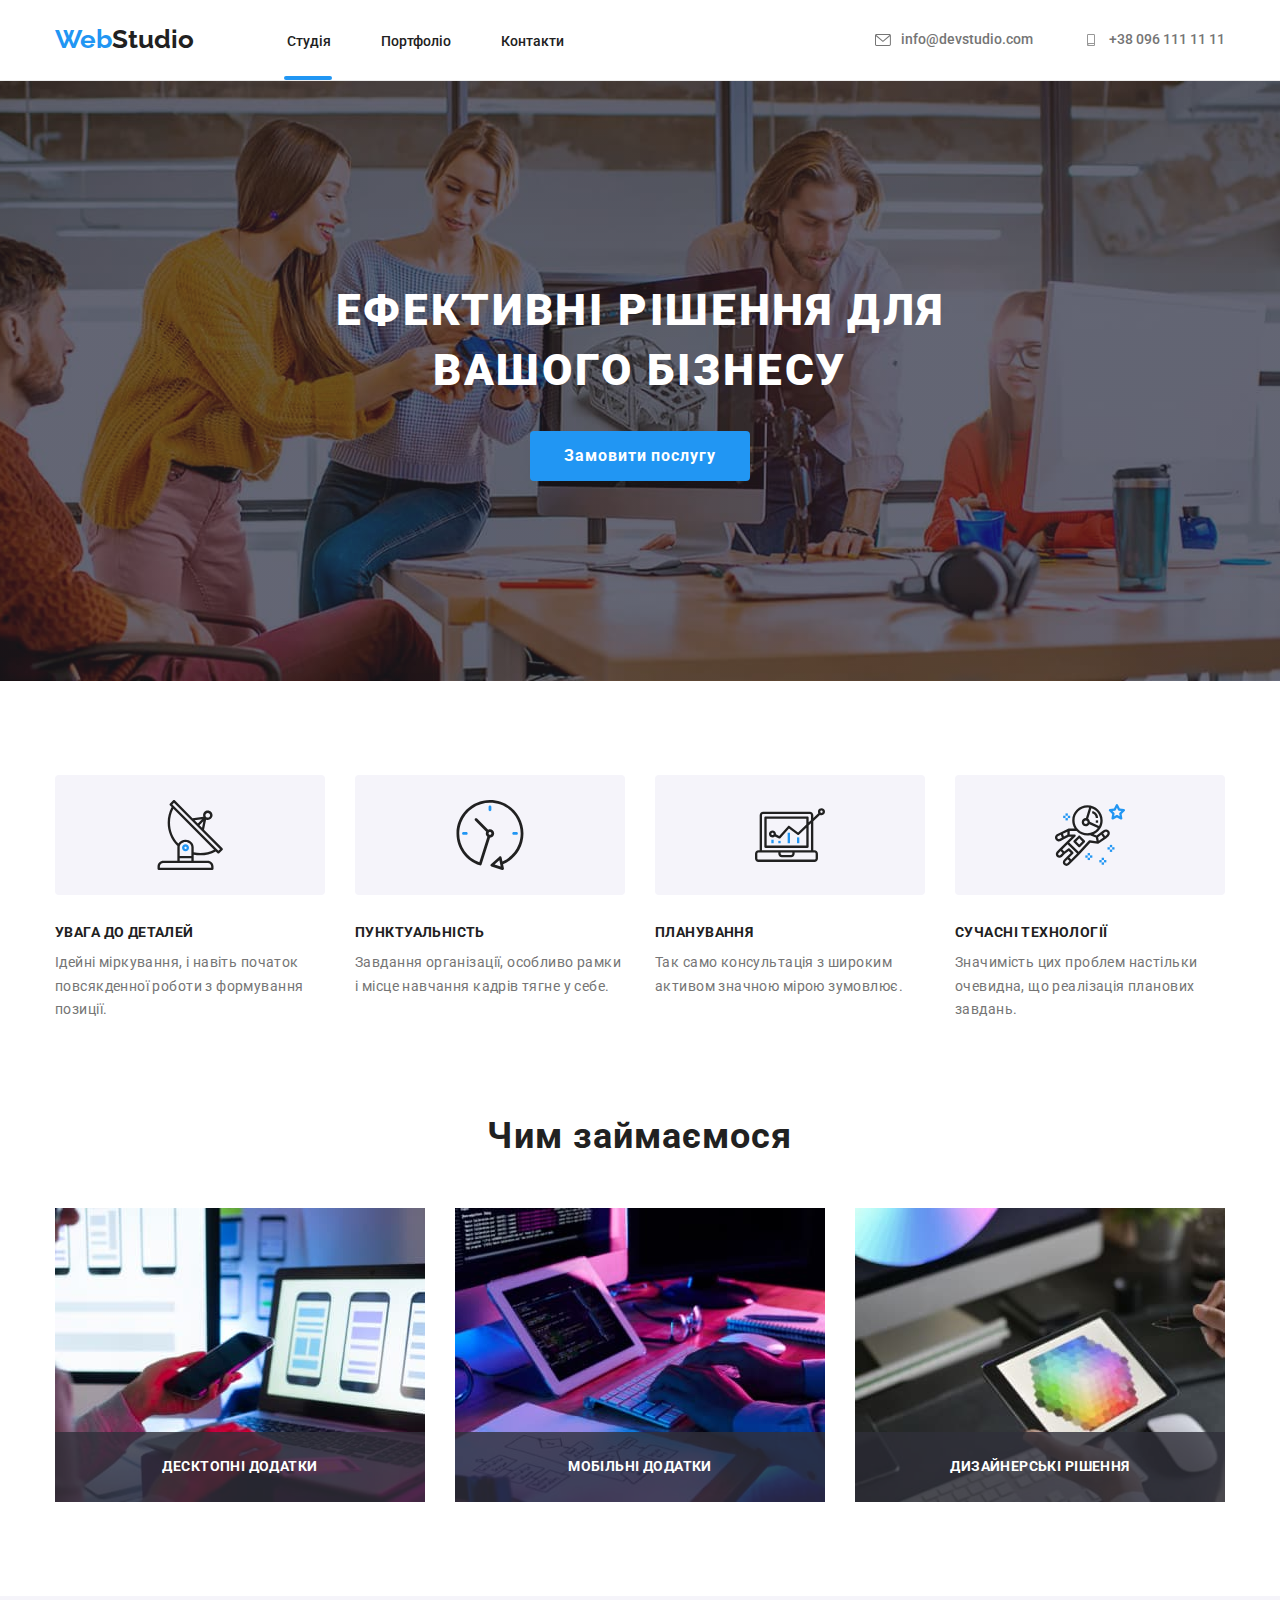
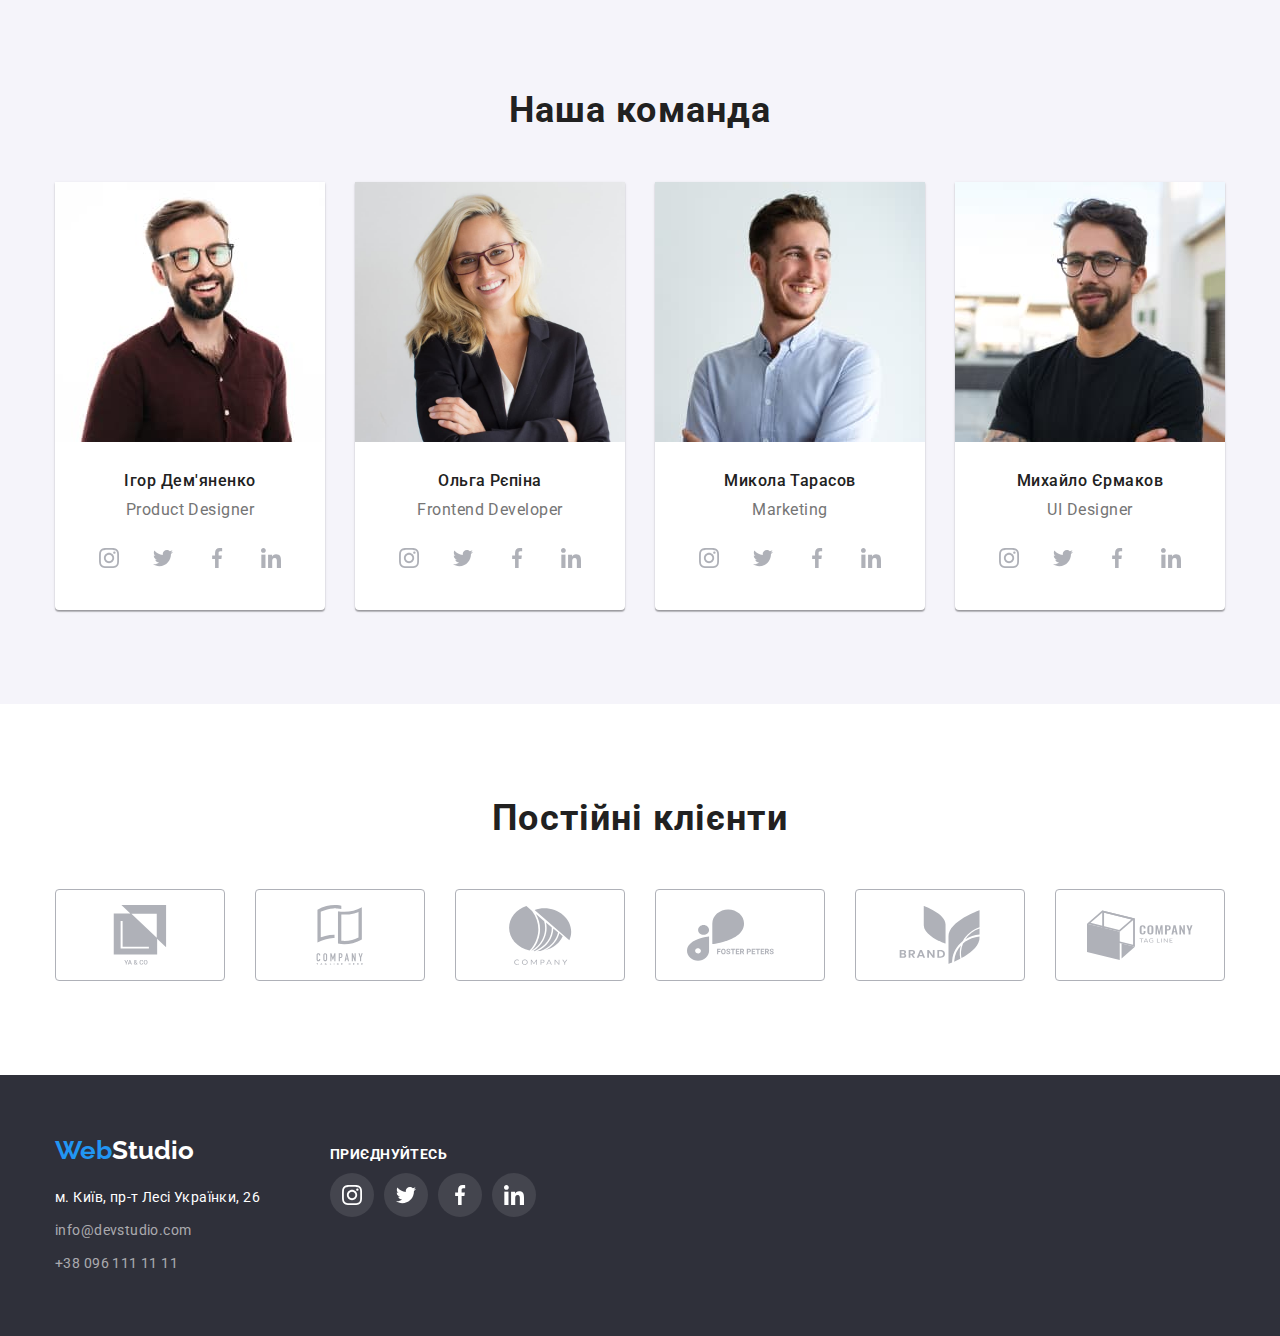
<file: index.html>
<!DOCTYPE html>
<html lang="uk">
  <head>
    <meta charset="UTF-8" />
    <meta http-equiv="X-UA-Compatible" content="IE=edge" />
    <meta name="viewport" content="width=device-width, initial-scale=1.0" />
    <link rel="preconnect" href="https://fonts.googleapis.com" />
    <link rel="preconnect" href="https://fonts.gstatic.com" crossorigin />
    <link
      href="https://fonts.googleapis.com/css2?family=Raleway:wght@700&family=Roboto:wght@400;500;700;900&display=swap"
      rel="stylesheet"
    />
    <link
      rel="stylesheet"
      href="https://cdnjs.cloudflare.com/ajax/libs/modern-normalize/1.1.0/modern-normalize.css"
      integrity="sha512-Y0MM+V6ymRKN2zStTqzQ227DWhhp4Mzdo6gnlRnuaNCbc+YN/ZH0sBCLTM4M0oSy9c9VKiCvd4Jk44aCLrNS5Q=="
      crossorigin="anonymous"
      referrerpolicy="no-referrer"
    />
    <link rel="stylesheet" href="./css/styles.css" />
    <title>Студія</title>
  </head>

  <body>
    <!-- Шапка сторінки -->
    <header class="topbar">
      <div class="container topbar-flex">
        <nav class="topbar-navigation">
          <!-- Логотип -->
          <a href="./index.html" class="logo link-options"
            ><span class="word-web">Web</span
            ><span class="studio-header">Studio</span></a
          >
          <!-- Навігація по сторінці -->
          <ul class="topbar-navigation-list">
            <li class="topbar-navigation-group">
              <a
                href="./index.html"
                class="link-options topbar-navigation-link hover-transition active-main"
                >Студія</a
              >
            </li>
            <li class="topbar-navigation-group">
              <a
                href="./portfolio.html"
                class="link-options topbar-navigation-link hover-transition"
                >Портфоліо</a
              >
            </li>
            <li class="topbar-navigation-group">
              <a
                href="#"
                class="link-options topbar-navigation-link hover-transition"
                >Контакти</a
              >
            </li>
          </ul>
        </nav>
        <ul class="topbar-contacts-list">
          <li class="topbar-contacts-group">
            <a
              href="mailto:info@devstudio.com"
              class="link-options topbar-contacts-link hover-transition"
            >
              <svg class="topbar-contacts-icon" width="16" height="12">
                <use href="./images/icomoon/symbol-defs.svg#icon-mail"></use>
              </svg>
              info@devstudio.com</a
            >
          </li>
          <li class="topbar-contacts-group">
            <a
              href="tel:+380961111111"
              class="link-options topbar-contacts-link hover-transition"
            >
              <svg class="topbar-contacts-icon" width="16" height="12">
                <use href="./images/icomoon/symbol-defs.svg#icon-tel"></use>
              </svg>
              +38 096 111 11 11</a
            >
          </li>
        </ul>
      </div>
    </header>
    <!-- Основний контент сторінки -->
    <main>
      <!-- Головний банер -->
      <section class="hero">
        <div class="container hero-container">
          <h1 class="hero-title">Ефективні рішення для вашого бізнесу</h1>
          <div class="hero-div-btn">
            <button
              type="button"
              class="hero-button hover-transition"
              data-modal-open
            >
              Замовити послугу
            </button>
            <div class="backdrop is-hidden" data-modal>
              <div class="modal-window">
                <button
                  type="button"
                  class="close-button"
                  data-modal-close
                >
                  <svg class="modal-icon" width="11" height="11">
                    <use
                      href="./images/icomoon/symbol-defs.svg#icon-close-btn"
                    ></use>
                  </svg>
                </button>
              </div>
            </div>
          </div>
        </div>
      </section>

      <!-- Текст під банером -->
      <section class="our-features">
        <div class="container">
          <h2 class="hidden">наші особливості</h2>
          <ul class="our-features-list">
            <li class="our-features-group">
              <div class="our-icons-group">
                <svg class="our-features-icon" width="70" height="70">
                  <use
                    href="./images/icomoon/symbol-defs.svg#icon-antenna"
                  ></use>
                </svg>
              </div>
              <h3 class="our-features-title">увага до деталей</h3>
              <p class="our-features-text">
                Ідейні міркування, і навіть початок повсякденної роботи з
                формування позиції.
              </p>
            </li>
            <li class="our-features-group">
              <div class="our-icons-group">
                <svg class="our-features-icon" width="70" height="70">
                  <use href="./images/icomoon/symbol-defs.svg#icon-clock"></use>
                </svg>
              </div>
              <h3 class="our-features-title">пунктуальність</h3>
              <p class="our-features-text">
                Завдання організації, особливо рамки і місце навчання кадрів
                тягне у себе.
              </p>
            </li>
            <li class="our-features-group">
              <div class="our-icons-group">
                <svg class="our-features-icon" width="70" height="70">
                  <use
                    href="./images/icomoon/symbol-defs.svg#icon-diagram"
                  ></use>
                </svg>
              </div>
              <h3 class="our-features-title">планування</h3>
              <p class="our-features-text">
                Так само консультація з широким активом значною мірою зумовлює.
              </p>
            </li>
            <li class="our-features-group">
              <div class="our-icons-group">
                <svg class="our-features-icon" width="70" height="70">
                  <use
                    href="./images/icomoon/symbol-defs.svg#icon-astronaut"
                  ></use>
                </svg>
              </div>
              <h3 class="our-features-title">сучасні технології</h3>
              <p class="our-features-text">
                Значимість цих проблем настільки очевидна, що реалізація
                планових завдань.
              </p>
            </li>
          </ul>
        </div>
      </section>

      <!--  Чим займаємося -->
      <section class="img-section section">
        <div class="container img-container">
          <h2 class="img-section-title">Чим займаємося</h2>
          <ul class="img-section-list">
            <li class="img-section-group">
              <div class="img-position">
                <img
                  src="images/img-1.jpeg"
                  alt="програміст працює за робочим столом"
                  width="370"
                  height="294"
                  class="img-section-picture"
                />
                <p class="img-label">Десктопні додатки</p>
              </div>
            </li>
            <li class="img-section-group">
              <div class="img-position">
                <img
                  src="images/img-2.jpeg"
                  alt="програміст створює дизайн для мобільних додатків"
                  width="370"
                  height="294"
                  class="img-section-picture"
                />
                <p class="img-label">Мобільні додатки</p>
              </div>
            </li>
            <li class="img-section-group">
              <div class="img-position">
                <img
                  src="images/img-3.jpeg"
                  alt="креативний веб дизайнер"
                  width="370"
                  height="294"
                  class="img-section-picture"
                />
                <p class="img-label">Дизайнерські рішення</p>
              </div>
            </li>
          </ul>
        </div>
      </section>

      <!-- Наша команда -->
      <section class="our-team section">
        <div class="container our-team-container">
          <h2 class="our-team-main-title">Наша команда</h2>
          <ul class="our-team-list">
            <li class="our-team-group">
              <img
                src="images/pic-0.jpeg"
                alt="Ігор Дем'яненко"
                width="270"
                height="260"
                class="our-team-img"
              />
              <div class="our-team-text">
                <h3 class="our-team-title">Ігор Дем'яненко</h3>
                <p class="our-team-p">Product Designer</p>
                <ul class="soc-group">
                  <li class="soc-list">
                    <a
                      href="#"
                      class="social-link link-options hover-transition"
                    >
                      <svg class="social-link-icon" width="20" height="20">
                        <use
                          href="./images/icomoon/symbol-defs.svg#icon-instagram"
                        ></use>
                      </svg>
                    </a>
                  </li>
                  <li class="soc-list">
                    <a
                      href="#"
                      class="social-link link-options hover-transition"
                    >
                      <svg class="social-link-icon" width="20" height="20">
                        <use
                          href="./images/icomoon/symbol-defs.svg#icon-twitter"
                        ></use>
                      </svg>
                    </a>
                  </li>
                  <li class="soc-list">
                    <a
                      href="#"
                      class="social-link link-options hover-transition"
                    >
                      <svg class="social-link-icon" width="20" height="20">
                        <use
                          href="./images/icomoon/symbol-defs.svg#icon-facebook"
                        ></use>
                      </svg>
                    </a>
                  </li>
                  <li class="soc-list">
                    <a
                      href="#"
                      class="social-link link-options hover-transition"
                    >
                      <svg class="social-link-icon" width="20" height="20">
                        <use
                          href="./images/icomoon/symbol-defs.svg#icon-linkedin"
                        ></use>
                      </svg>
                    </a>
                  </li>
                </ul>
              </div>
            </li>
            <li class="our-team-group">
              <img
                src="images/pic-1.jpeg"
                alt="Ольга Рєпіна"
                width="270"
                height="260"
                class="our-team-img"
              />
              <div class="our-team-text">
                <h3 class="our-team-title">Ольга Рєпіна</h3>
                <p class="our-team-p">Frontend Developer</p>
                <ul class="soc-group">
                  <li class="soc-list">
                    <a
                      href="#"
                      class="social-link link-options hover-transition"
                    >
                      <svg class="social-link-icon" width="20" height="20">
                        <use
                          href="./images/icomoon/symbol-defs.svg#icon-instagram"
                        ></use>
                      </svg>
                    </a>
                  </li>
                  <li class="soc-list">
                    <a
                      href="#"
                      class="social-link link-options hover-transition"
                    >
                      <svg class="social-link-icon" width="20" height="20">
                        <use
                          href="./images/icomoon/symbol-defs.svg#icon-twitter"
                        ></use>
                      </svg>
                    </a>
                  </li>
                  <li class="soc-list">
                    <a
                      href="#"
                      class="social-link link-options hover-transition"
                    >
                      <svg class="social-link-icon" width="20" height="20">
                        <use
                          href="./images/icomoon/symbol-defs.svg#icon-facebook"
                        ></use>
                      </svg>
                    </a>
                  </li>
                  <li class="soc-list">
                    <a
                      href="#"
                      class="social-link link-options hover-transition"
                    >
                      <svg class="social-link-icon" width="20" height="20">
                        <use
                          href="./images/icomoon/symbol-defs.svg#icon-linkedin"
                        ></use>
                      </svg>
                    </a>
                  </li>
                </ul>
              </div>
            </li>
            <li class="our-team-group">
              <img
                src="images/pic-2.jpeg"
                alt="Микола Тарасов"
                width="270"
                height="260"
                class="our-team-img"
              />
              <div class="our-team-text">
                <h3 class="our-team-title">Микола Тарасов</h3>
                <p class="our-team-p">Marketing</p>
                <ul class="soc-group">
                  <li class="soc-list">
                    <a
                      href="#"
                      class="social-link link-options hover-transition"
                    >
                      <svg class="social-link-icon" width="20" height="20">
                        <use
                          href="./images/icomoon/symbol-defs.svg#icon-instagram"
                        ></use>
                      </svg>
                    </a>
                  </li>
                  <li class="soc-list">
                    <a
                      href="#"
                      class="social-link link-options hover-transition"
                    >
                      <svg class="social-link-icon" width="20" height="20">
                        <use
                          href="./images/icomoon/symbol-defs.svg#icon-twitter"
                        ></use>
                      </svg>
                    </a>
                  </li>
                  <li class="soc-list">
                    <a
                      href="#"
                      class="social-link link-options hover-transition"
                    >
                      <svg class="social-link-icon" width="20" height="20">
                        <use
                          href="./images/icomoon/symbol-defs.svg#icon-facebook"
                        ></use>
                      </svg>
                    </a>
                  </li>
                  <li class="soc-list">
                    <a
                      href="#"
                      class="social-link link-options hover-transition"
                    >
                      <svg class="social-link-icon" width="20" height="20">
                        <use
                          href="./images/icomoon/symbol-defs.svg#icon-linkedin"
                        ></use>
                      </svg>
                    </a>
                  </li>
                </ul>
              </div>
            </li>
            <li class="our-team-group">
              <img
                src="images/pic-3.jpeg"
                alt="Михайло Єрмаков"
                width="270"
                height="260"
                class="our-team-img"
              />
              <div class="our-team-text">
                <h3 class="our-team-title">Михайло Єрмаков</h3>
                <p class="our-team-p">UI Designer</p>
                <ul class="soc-group">
                  <li class="soc-list">
                    <a
                      href="#"
                      class="social-link link-options hover-transition"
                    >
                      <svg class="social-link-icon" width="20" height="20">
                        <use
                          href="./images/icomoon/symbol-defs.svg#icon-instagram"
                        ></use>
                      </svg>
                    </a>
                  </li>
                  <li class="soc-list">
                    <a
                      href="#"
                      class="social-link link-options hover-transition"
                    >
                      <svg class="social-link-icon" width="20" height="20">
                        <use
                          href="./images/icomoon/symbol-defs.svg#icon-twitter"
                        ></use>
                      </svg>
                    </a>
                  </li>
                  <li class="soc-list">
                    <a
                      href="#"
                      class="social-link link-options hover-transition"
                    >
                      <svg class="social-link-icon" width="20" height="20">
                        <use
                          href="./images/icomoon/symbol-defs.svg#icon-facebook"
                        ></use>
                      </svg>
                    </a>
                  </li>
                  <li class="soc-list">
                    <a
                      href="#"
                      class="social-link link-options hover-transition"
                    >
                      <svg class="social-link-icon" width="20" height="20">
                        <use
                          href="./images/icomoon/symbol-defs.svg#icon-linkedin"
                        ></use>
                      </svg>
                    </a>
                  </li>
                </ul>
              </div>
            </li>
          </ul>
        </div>
      </section>
    </main>

    <section class="partners section">
      <h2 class="partners-main-title">Постійні клієнти</h2>
      <ul class="partners-group">
        <li class="partners-list">
          <a href="#" class="link-options partners-link hover-transition">
            <svg class="partners-icon" width="106" height="60">
              <use
                href="./images/icomoon/symbol-defs.svg#icon-client-logo-1"
              ></use>
            </svg>
          </a>
        </li>
        <li class="partners-list">
          <a href="#" class="link-options partners-link hover-transition">
            <svg class="partners-icon" width="106" height="60">
              <use
                href="./images/icomoon/symbol-defs.svg#icon-client-logo-2"
              ></use>
            </svg>
          </a>
        </li>
        <li class="partners-list">
          <a href="#" class="link-options partners-link hover-transition">
            <svg class="partners-icon" width="106" height="60">
              <use
                href="./images/icomoon/symbol-defs.svg#icon-client-logo-3"
              ></use>
            </svg>
          </a>
        </li>
        <li class="partners-list">
          <a href="#" class="link-options partners-link hover-transition">
            <svg class="partners-icon" width="106" height="60">
              <use
                href="./images/icomoon/symbol-defs.svg#icon-client-logo-4"
              ></use>
            </svg>
          </a>
        </li>
        <li class="partners-list">
          <a href="#" class="link-options partners-link hover-transition">
            <svg class="partners-icon" width="106" height="60">
              <use
                href="./images/icomoon/symbol-defs.svg#icon-client-logo-5"
              ></use>
            </svg>
          </a>
        </li>
        <li class="partners-list">
          <a href="#" class="link-options partners-link hover-transition">
            <svg class="partners-icon" width="106" height="60">
              <use
                href="./images/icomoon/symbol-defs.svg#icon-client-logo-6"
              ></use>
            </svg>
          </a>
        </li>
      </ul>
    </section>

    <!-- Підвал сторінки -->
    <footer class="basement">
      <div class="container basement-container">
        <div class="basement-logo-con">
          <a href="./index.html" class="logo link-options logo-basement"
            ><span class="word-web">Web</span
            ><span class="studio-footer">Studio</span></a
          >
          <address class="basement-adress-section">
            <ul class="basement-list">
              <li class="basement-group">
                <a
                  href="https://goo.gl/maps/L8f5SfHQkq7jRVht7"
                  class="link-options basement-address hover-transition"
                  >м. Київ, пр-т Лесі Українки, 26
                </a>
              </li>
              <li class="basement-group">
                <a
                  href="mailto:info@devstudio.com"
                  class="link-options basement-contacts hover-transition"
                  >info@devstudio.com
                </a>
              </li>
              <li class="basement-group">
                <a
                  href="tel:+380961111111"
                  class="link-options basement-contacts hover-transition"
                  >+38 096 111 11 11
                </a>
              </li>
            </ul>
          </address>
        </div>
        <div class="basement-icon-group">
          <p class="basement-soc our-features-title">приєднуйтесь</p>
          <ul class="soc-group">
            <li class="soc-list">
              <a
                href="#"
                class="link-options basement-social-link hover-transition"
              >
                <svg class="social-link-icon" width="20" height="20">
                  <use
                    href="./images/icomoon/symbol-defs.svg#icon-instagram"
                  ></use>
                </svg>
              </a>
            </li>
            <li class="soc-list">
              <a
                href="#"
                class="link-options basement-social-link hover-transition"
              >
                <svg class="social-link-icon" width="20" height="20">
                  <use
                    href="./images/icomoon/symbol-defs.svg#icon-twitter"
                  ></use>
                </svg>
              </a>
            </li>
            <li class="soc-list">
              <a
                href="#"
                class="basement-social-link link-options hover-transition"
              >
                <svg class="social-link-icon" width="20" height="20">
                  <use
                    href="./images/icomoon/symbol-defs.svg#icon-facebook"
                  ></use>
                </svg>
              </a>
            </li>
            <li class="soc-list">
              <a
                href="#"
                class="basement-social-link link-options hover-transition"
              >
                <svg class="social-link-icon" width="20" height="20">
                  <use
                    href="./images/icomoon/symbol-defs.svg#icon-linkedin"
                  ></use>
                </svg>
              </a>
            </li>
          </ul>
        </div>
      </div>
    </footer>

    <script src="./js/modal.js"></script>
  </body>
</html>
</file>
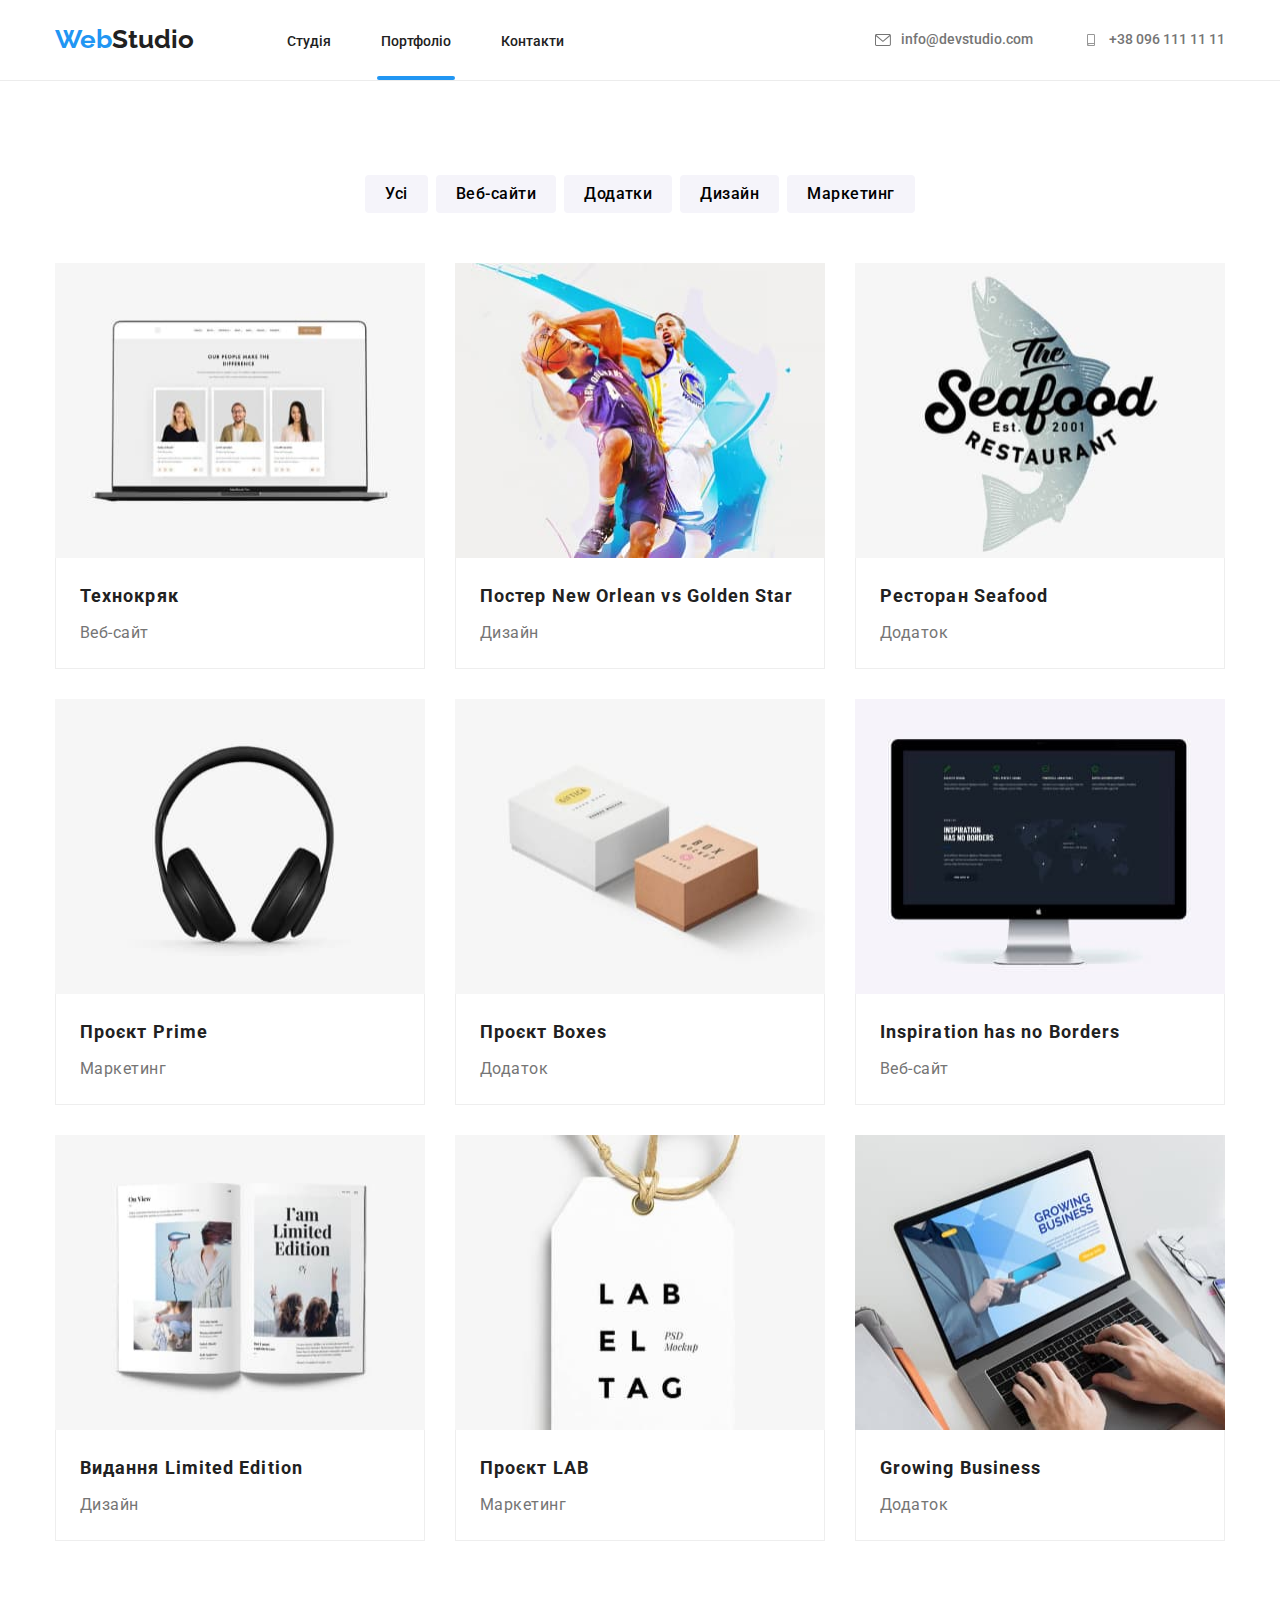
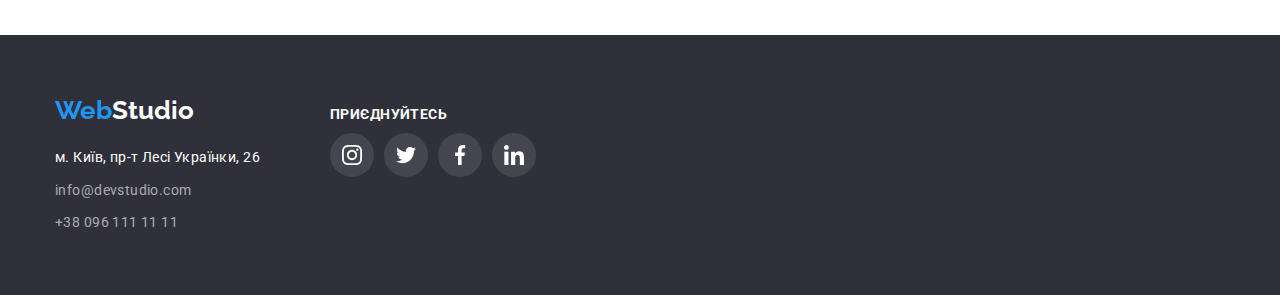
<file: portfolio.html>
<!DOCTYPE html>
<html lang="uk">
  <head>
    <meta charset="UTF-8" />
    <meta http-equiv="X-UA-Compatible" content="IE=edge" />
    <meta name="viewport" content="width=device-width, initial-scale=1.0" />
    <link rel="preconnect" href="https://fonts.googleapis.com" />
    <link rel="preconnect" href="https://fonts.gstatic.com" crossorigin />
    <link
      href="https://fonts.googleapis.com/css2?family=Raleway:wght@700&family=Roboto:wght@400;500;700;900&display=swap"
      rel="stylesheet"
    />
    <link
      rel="stylesheet"
      href="https://cdnjs.cloudflare.com/ajax/libs/modern-normalize/1.1.0/modern-normalize.css"
      integrity="sha512-Y0MM+V6ymRKN2zStTqzQ227DWhhp4Mzdo6gnlRnuaNCbc+YN/ZH0sBCLTM4M0oSy9c9VKiCvd4Jk44aCLrNS5Q=="
      crossorigin="anonymous"
      referrerpolicy="no-referrer"
    />
    <link rel="stylesheet" href="./css/styles.css" />
    <title>Портфоліо</title>
  </head>

  <body>
    <!-- Шапка сторінки -->
    <header class="topbar">
      <div class="container topbar-flex">
        <nav class="topbar-navigation">
          <!-- Логотип -->
          <a href="./index.html" class="logo link-options"
            ><span class="word-web">Web</span
            ><span class="studio-header">Studio</span></a
          >
          <!-- Навігація по сторінці -->
          <ul class="topbar-navigation-list">
            <li class="topbar-navigation-group">
              <a
                href="./index.html"
                class="link-options topbar-navigation-link hover-transition"
                >Студія</a
              >
            </li>
            <li class="topbar-navigation-group">
              <a
                href="./portfolio.html"
                class="link-options topbar-navigation-link hover-transition active-porfolio"
                >Портфоліо</a
              >
            </li>
            <li class="topbar-navigation-group">
              <a
                href="#"
                class="link-options topbar-navigation-link hover-transition"
                >Контакти</a
              >
            </li>
          </ul>
        </nav>
        <ul class="topbar-contacts-list">
          <li class="topbar-contacts-group">
            <a
              href="mailto:info@devstudio.com"
              class="link-options topbar-contacts-link hover-transition"
            >
              <svg class="topbar-contacts-icon" width="16" height="12">
                <use href="./images/icomoon/symbol-defs.svg#icon-mail"></use>
              </svg>
              info@devstudio.com</a
            >
          </li>
          <li class="topbar-contacts-group">
            <a
              href="tel:+380961111111"
              class="link-options topbar-contacts-link hover-transition"
            >
              <svg class="topbar-contacts-icon" width="16" height="12">
                <use href="./images/icomoon/symbol-defs.svg#icon-tel"></use>
              </svg>
              +38 096 111 11 11</a
            >
          </li>
        </ul>
      </div>
    </header>
    <!-- Основний контент сторінки -->
    <main>
      <section class="section">
        <div class="container">
          <h1 class="hidden">Портфоліо</h1>
          <ul class="flex-list porfolio-btn-list">
            <li class="porfolio-btn-grop">
              <button type="button" class="portfolio-btn hover-transition">
                Усі
              </button>
            </li>
            <li class="porfolio-btn-grop">
              <button type="button" class="portfolio-btn hover-transition">
                Веб-сайти
              </button>
            </li>
            <li class="porfolio-btn-grop">
              <button type="button" class="portfolio-btn hover-transition">
                Додатки
              </button>
            </li>
            <li class="porfolio-btn-grop">
              <button type="button" class="portfolio-btn hover-transition">
                Дизайн
              </button>
            </li>
            <li class="porfolio-btn-grop">
              <button type="button" class="portfolio-btn hover-transition">
                Маркетинг
              </button>
            </li>
          </ul>
          <ul class="porfolio-link-list">
            <li class="porfolio-link-group">
              <a href="#" class="link-options portfolio-links hover-transition">
                <div class="image-portfolio hover-transition">
                  <img
                    src="./image-porfolio/img-1.jpeg"
                    alt="image-porfolio"
                    width="370"
                    height="295"
                    class="porfolio-link-img"
                  />
                  <div class="image-overlay hover-transition">
                    <p>
                      Ресурс пропонує комплексні пропозиції з різним рівнем
                      функціоналу та сервісів. Все це дозволить відвідувачу
                      отримати вичерпні відомості про компанію чи приватну
                      особу.
                    </p>
                  </div>
                </div>
                <div class="portfolio-tex-under-img">
                  <h2 class="porfolio-link-title">Технокряк</h2>
                  <p class="porfolio-link-text">Веб-сайт</p>
                </div>
              </a>
            </li>
            <li class="porfolio-link-group">
              <a href="#" class="link-options portfolio-links hover-transition">
                <div class="image-portfolio hover-transition">
                  <img
                    src="./image-porfolio/img-2.jpeg"
                    alt="image-porfolio"
                    width="370"
                    height="295"
                    class="porfolio-link-img"
                  />
                  <div class="image-overlay hover-transition">
                    <p>
                      Ресурс пропонує комплексні пропозиції з різним рівнем
                      функціоналу та сервісів. Все це дозволить відвідувачу
                      отримати вичерпні відомості про компанію чи приватну
                      особу.
                    </p>
                  </div>
                </div>
                <div class="portfolio-tex-under-img">
                  <h2 class="porfolio-link-title">
                    Постер New Orlean vs Golden Star
                  </h2>
                  <p class="porfolio-link-text">Дизайн</p>
                </div>
              </a>
            </li>
            <li class="porfolio-link-group">
              <a href="#" class="link-options portfolio-links hover-transition">
                <div class="image-portfolio hover-transition">
                  <img
                    src="./image-porfolio/img-3.jpeg"
                    alt="image-porfolio"
                    width="370"
                    height="295"
                    class="porfolio-link-img"
                  />
                  <div class="image-overlay hover-transition">
                    <p>
                      Ресурс пропонує комплексні пропозиції з різним рівнем
                      функціоналу та сервісів. Все це дозволить відвідувачу
                      отримати вичерпні відомості про компанію чи приватну
                      особу.
                    </p>
                  </div>
                </div>
                <div class="portfolio-tex-under-img">
                  <h2 class="porfolio-link-title">Ресторан Seafood</h2>
                  <p class="porfolio-link-text">Додаток</p>
                </div>
              </a>
            </li>
            <li class="porfolio-link-group">
              <a href="#" class="link-options portfolio-links hover-transition">
                <div class="image-portfolio hover-transition">
                  <img
                    src="./image-porfolio/img-4.jpeg"
                    alt="image-porfolio"
                    width="370"
                    height="295"
                    class="porfolio-link-img"
                  />
                  <div class="image-overlay hover-transition">
                    <p>
                      Ресурс пропонує комплексні пропозиції з різним рівнем
                      функціоналу та сервісів. Все це дозволить відвідувачу
                      отримати вичерпні відомості про компанію чи приватну
                      особу.
                    </p>
                  </div>
                </div>
                <div class="portfolio-tex-under-img">
                  <h2 class="porfolio-link-title">Проєкт Prime</h2>
                  <p class="porfolio-link-text">Маркетинг</p>
                </div>
              </a>
            </li>
            <li class="porfolio-link-group">
              <a href="#" class="link-options portfolio-links hover-transition">
                <div class="image-portfolio hover-transition">
                  <img
                    src="./image-porfolio/img-5.jpeg"
                    alt="image-porfolio"
                    width="370"
                    height="295"
                    class="porfolio-link-img"
                  />
                  <div class="image-overlay hover-transition">
                    <p>
                      Ресурс пропонує комплексні пропозиції з різним рівнем
                      функціоналу та сервісів. Все це дозволить відвідувачу
                      отримати вичерпні відомості про компанію чи приватну
                      особу.
                    </p>
                  </div>
                </div>
                <div class="portfolio-tex-under-img">
                  <h2 class="porfolio-link-title">Проєкт Boxes</h2>
                  <p class="porfolio-link-text">Додаток</p>
                </div>
              </a>
            </li>
            <li class="porfolio-link-group">
              <a href="#" class="link-options portfolio-links hover-transition">
                <div class="image-portfolio hover-transition">
                  <img
                    src="./image-porfolio/img-6.jpeg"
                    alt="image-porfolio"
                    width="370"
                    height="295"
                    class="porfolio-link-img"
                  />
                  <div class="image-overlay hover-transition">
                    <p>
                      Ресурс пропонує комплексні пропозиції з різним рівнем
                      функціоналу та сервісів. Все це дозволить відвідувачу
                      отримати вичерпні відомості про компанію чи приватну
                      особу.
                    </p>
                  </div>
                </div>
                <div class="portfolio-tex-under-img">
                  <h2 class="porfolio-link-title">
                    Inspiration has no Borders
                  </h2>
                  <p class="porfolio-link-text">Веб-сайт</p>
                </div>
              </a>
            </li>
            <li class="porfolio-link-group">
              <a href="#" class="link-options portfolio-links hover-transition">
                <div class="image-portfolio hover-transition">
                  <img
                    src="./image-porfolio/img-7.jpeg"
                    alt="image-porfolio"
                    width="370"
                    height="295"
                    class="porfolio-link-img"
                  />
                  <div class="image-overlay hover-transition">
                    <p>
                      Ресурс пропонує комплексні пропозиції з різним рівнем
                      функціоналу та сервісів. Все це дозволить відвідувачу
                      отримати вичерпні відомості про компанію чи приватну
                      особу.
                    </p>
                  </div>
                </div>
                <div class="portfolio-tex-under-img">
                  <h2 class="porfolio-link-title">Видання Limited Edition</h2>
                  <p class="porfolio-link-text">Дизайн</p>
                </div>
              </a>
            </li>
            <li class="porfolio-link-group">
              <a href="#" class="link-options portfolio-links hover-transition">
                <div class="image-portfolio hover-transition">
                  <img
                    src="./image-porfolio/img-8.jpeg"
                    alt="image-porfolio"
                    width="370"
                    height="295"
                    class="porfolio-link-img"
                  />
                  <div class="image-overlay hover-transition">
                    <p>
                      Ресурс пропонує комплексні пропозиції з різним рівнем
                      функціоналу та сервісів. Все це дозволить відвідувачу
                      отримати вичерпні відомості про компанію чи приватну
                      особу.
                    </p>
                  </div>
                </div>
                <div class="portfolio-tex-under-img">
                  <h2 class="porfolio-link-title">Проєкт LAB</h2>
                  <p class="porfolio-link-text">Маркетинг</p>
                </div>
              </a>
            </li>
            <li class="porfolio-link-group">
              <a href="#" class="link-options portfolio-links hover-transition">
                <div class="image-portfolio hover-transition">
                  <img
                    src="./image-porfolio/img-9.jpeg"
                    alt="image-porfolio"
                    width="370"
                    height="295"
                    class="porfolio-link-img"
                  />
                  <div class="image-overlay hover-transition">
                    <p>
                      Ресурс пропонує комплексні пропозиції з різним рівнем
                      функціоналу та сервісів. Все це дозволить відвідувачу
                      отримати вичерпні відомості про компанію чи приватну
                      особу.
                    </p>
                  </div>
                </div>
                <div class="portfolio-tex-under-img">
                  <h2 class="porfolio-link-title">Growing Business</h2>
                  <p class="porfolio-link-text">Додаток</p>
                </div>
              </a>
            </li>
          </ul>
        </div>
      </section>
    </main>

    <!-- Підвал сторінки -->
    <footer class="basement">
      <div class="container basement-container">
        <div class="basement-logo-con">
          <a href="./index.html" class="logo link-options logo-basement"
            ><span class="word-web">Web</span
            ><span class="studio-footer">Studio</span></a
          >
          <address class="basement-adress-section">
            <ul class="basement-list">
              <li class="basement-group">
                <a
                  href="https://goo.gl/maps/L8f5SfHQkq7jRVht7"
                  class="link-options basement-address hover-transition"
                  >м. Київ, пр-т Лесі Українки, 26
                </a>
              </li>
              <li class="basement-group">
                <a
                  href="mailto:info@devstudio.com"
                  class="link-options basement-contacts hover-transition"
                  >info@devstudio.com
                </a>
              </li>
              <li class="basement-group">
                <a
                  href="tel:+380961111111"
                  class="link-options basement-contacts hover-transition"
                  >+38 096 111 11 11
                </a>
              </li>
            </ul>
          </address>
        </div>
        <div class="basement-icon-group">
          <p class="basement-soc our-features-title">приєднуйтесь</p>
          <ul class="soc-group">
            <li class="soc-list">
              <a
                href="#"
                class="link-options basement-social-link hover-transition"
              >
                <svg class="social-link-icon" width="20" height="20">
                  <use
                    href="./images/icomoon/symbol-defs.svg#icon-instagram"
                  ></use>
                </svg>
              </a>
            </li>
            <li class="soc-list">
              <a
                href="#"
                class="link-options basement-social-link hover-transition"
              >
                <svg class="social-link-icon" width="20" height="20">
                  <use
                    href="./images/icomoon/symbol-defs.svg#icon-twitter"
                  ></use>
                </svg>
              </a>
            </li>
            <li class="soc-list">
              <a
                href="#"
                class="basement-social-link link-options hover-transition"
              >
                <svg class="social-link-icon" width="20" height="20">
                  <use
                    href="./images/icomoon/symbol-defs.svg#icon-facebook"
                  ></use>
                </svg>
              </a>
            </li>
            <li class="soc-list">
              <a
                href="#"
                class="basement-social-link link-options hover-transition"
              >
                <svg class="social-link-icon" width="20" height="20">
                  <use
                    href="./images/icomoon/symbol-defs.svg#icon-linkedin"
                  ></use>
                </svg>
              </a>
            </li>
          </ul>
        </div>
      </div>
    </footer>
  </body>
</html>
</file>
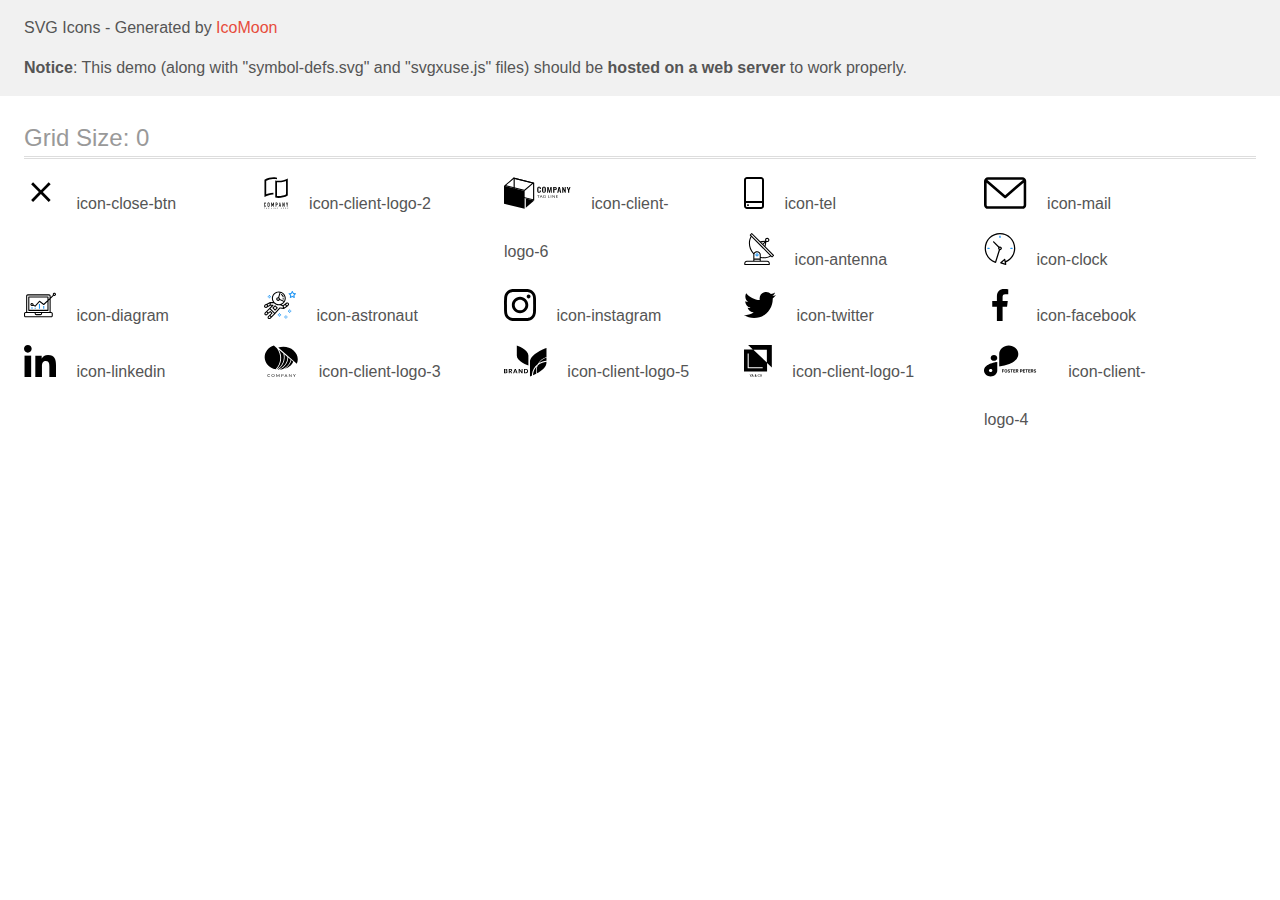
<file: images/icomoon/demo-external-svg.html>
<!doctype html>
<html>
<head>
    <title>IcoMoon - SVG Icons</title>
    <meta charset="utf-8">
    <meta name="viewport" content="width=device-width, initial-scale=1">
    <link rel="stylesheet" href="demo-files/demo.css">
    <link rel="stylesheet" href="style.css">
</head>
<body>
<header class="bgc1 clearfix">
<div class="mhl">
    <p>SVG Icons - Generated by <a href="https://icomoon.io/app">IcoMoon</a></p><p><strong>Notice</strong>: This demo (along with "symbol-defs.svg" and "svgxuse.js" files) should be <b>hosted on a web server</b> to work properly.</p>
</div>
</header>
    <div class="clearfix mhl ptl">
        <h1 class="mvm mtn fgc1">Grid Size: 0</h1>
        <div class="glyph fs1">
            <div class="clearfix pbs">
                <svg class="icon icon-close-btn"><use xlink:href="symbol-defs.svg#icon-close-btn"></use></svg><span class="name"> icon-close-btn</span>
            </div>
        </div>
        <div class="glyph fs1">
            <div class="clearfix pbs">
                <svg class="icon icon-client-logo-2"><use xlink:href="symbol-defs.svg#icon-client-logo-2"></use></svg><span class="name"> icon-client-logo-2</span>
            </div>
        </div>
        <div class="glyph fs1">
            <div class="clearfix pbs">
                <svg class="icon icon-client-logo-6"><use xlink:href="symbol-defs.svg#icon-client-logo-6"></use></svg><span class="name"> icon-client-logo-6</span>
            </div>
        </div>
        <div class="glyph fs1">
            <div class="clearfix pbs">
                <svg class="icon icon-tel"><use xlink:href="symbol-defs.svg#icon-tel"></use></svg><span class="name"> icon-tel</span>
            </div>
        </div>
        <div class="glyph fs1">
            <div class="clearfix pbs">
                <svg class="icon icon-mail"><use xlink:href="symbol-defs.svg#icon-mail"></use></svg><span class="name"> icon-mail</span>
            </div>
        </div>
        <div class="glyph fs1">
            <div class="clearfix pbs">
                <svg class="icon icon-antenna"><use xlink:href="symbol-defs.svg#icon-antenna"></use></svg><span class="name"> icon-antenna</span>
            </div>
        </div>
        <div class="glyph fs1">
            <div class="clearfix pbs">
                <svg class="icon icon-clock"><use xlink:href="symbol-defs.svg#icon-clock"></use></svg><span class="name"> icon-clock</span>
            </div>
        </div>
        <div class="glyph fs1">
            <div class="clearfix pbs">
                <svg class="icon icon-diagram"><use xlink:href="symbol-defs.svg#icon-diagram"></use></svg><span class="name"> icon-diagram</span>
            </div>
        </div>
        <div class="glyph fs1">
            <div class="clearfix pbs">
                <svg class="icon icon-astronaut"><use xlink:href="symbol-defs.svg#icon-astronaut"></use></svg><span class="name"> icon-astronaut</span>
            </div>
        </div>
        <div class="glyph fs1">
            <div class="clearfix pbs">
                <svg class="icon icon-instagram"><use xlink:href="symbol-defs.svg#icon-instagram"></use></svg><span class="name"> icon-instagram</span>
            </div>
        </div>
        <div class="glyph fs1">
            <div class="clearfix pbs">
                <svg class="icon icon-twitter"><use xlink:href="symbol-defs.svg#icon-twitter"></use></svg><span class="name"> icon-twitter</span>
            </div>
        </div>
        <div class="glyph fs1">
            <div class="clearfix pbs">
                <svg class="icon icon-facebook"><use xlink:href="symbol-defs.svg#icon-facebook"></use></svg><span class="name"> icon-facebook</span>
            </div>
        </div>
        <div class="glyph fs1">
            <div class="clearfix pbs">
                <svg class="icon icon-linkedin"><use xlink:href="symbol-defs.svg#icon-linkedin"></use></svg><span class="name"> icon-linkedin</span>
            </div>
        </div>
        <div class="glyph fs1">
            <div class="clearfix pbs">
                <svg class="icon icon-client-logo-3"><use xlink:href="symbol-defs.svg#icon-client-logo-3"></use></svg><span class="name"> icon-client-logo-3</span>
            </div>
        </div>
        <div class="glyph fs1">
            <div class="clearfix pbs">
                <svg class="icon icon-client-logo-5"><use xlink:href="symbol-defs.svg#icon-client-logo-5"></use></svg><span class="name"> icon-client-logo-5</span>
            </div>
        </div>
        <div class="glyph fs1">
            <div class="clearfix pbs">
                <svg class="icon icon-client-logo-1"><use xlink:href="symbol-defs.svg#icon-client-logo-1"></use></svg><span class="name"> icon-client-logo-1</span>
            </div>
        </div>
        <div class="glyph fs1">
            <div class="clearfix pbs">
                <svg class="icon icon-client-logo-4"><use xlink:href="symbol-defs.svg#icon-client-logo-4"></use></svg><span class="name"> icon-client-logo-4</span>
            </div>
        </div>
  </div>
<script defer src="svgxuse.js"></script>
</body>
</html>
</file>
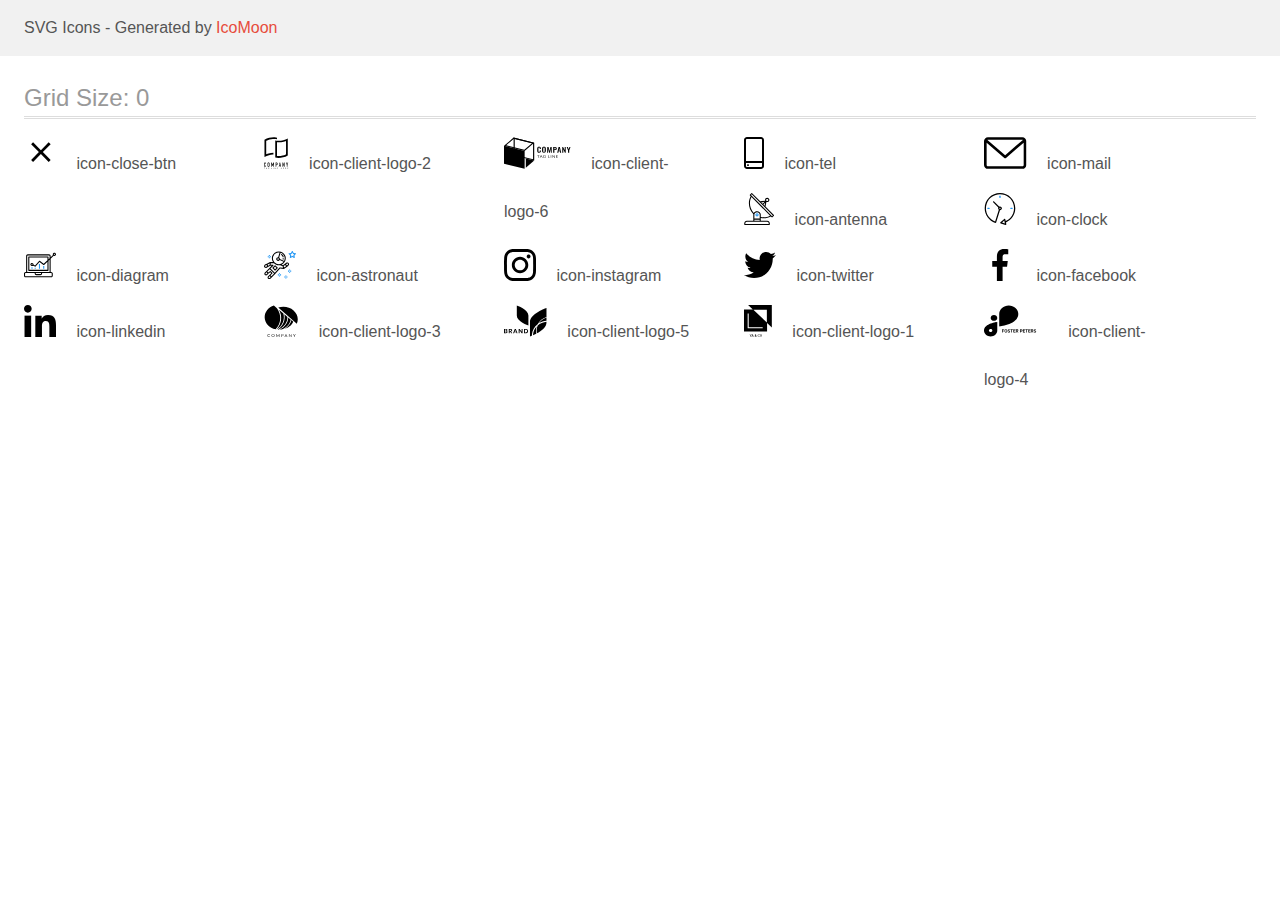
<file: images/icomoon/demo.html>
<!doctype html>
<html>
<head>
    <title>IcoMoon - SVG Icons</title>
    <meta charset="utf-8">
    <meta name="viewport" content="width=device-width, initial-scale=1">
    <link rel="stylesheet" href="demo-files/demo.css">
    <link rel="stylesheet" href="style.css">
</head>
<body>
<svg aria-hidden="true" style="position: absolute; width: 0; height: 0; overflow: hidden;" version="1.1" xmlns="http://www.w3.org/2000/svg" xmlns:xlink="http://www.w3.org/1999/xlink">
<defs>
<symbol id="icon-close-btn" viewBox="0 0 32 32">
<path d="M26.667 7.303l-1.97-1.97-7.808 7.808-7.808-7.808-1.97 1.97 7.808 7.808-7.808 7.808 1.97 1.97 7.808-7.808 7.808 7.808 1.97-1.97-7.808-7.808 7.808-7.808z"></path>
</symbol>
<symbol id="icon-client-logo-2" viewBox="0 0 25 32">
<path d="M10.531 1.806h-0.084c-0.129-0.008-0.258-0.011-0.388-0.014v0h-0.28c-0.244 0-0.494 0.006-0.741 0.019-0.019-0.001-0.037-0.001-0.056 0-2.243 0.127-4.44 0.688-6.471 1.651l-0.266 0.128v13.625l0.623-0.211c0.546-0.188 1.129-0.357 1.731-0.513 1.629-0.418 3.301-0.64 4.982-0.662v1.79c-0.223 0.002-0.439 0.008-0.655 0.019h-0.051c-1.294 0.071-2.577 0.268-3.833 0.588-1.59 0.398-3.124 0.996-4.566 1.779v-17.475c1.497-0.873 3.11-1.529 4.79-1.948 1.475-0.381 2.992-0.576 4.515-0.582h0.263c0.314 0.008 0.621 0.022 0.909 0.044 0.759 0.053 1.511 0.173 2.249 0.358v1.762c-0.717-0.167-1.445-0.277-2.179-0.329-0.015-0.001-0.030-0.003-0.045-0.004-0.152-0.013-0.304-0.026-0.446-0.026zM13.633 3.607c0.391 0.030 0.796 0.044 1.205 0.044 1.601-0.006 3.195-0.21 4.747-0.609 1.589-0.4 3.123-0.998 4.564-1.781v17.163c-1.498 0.873-3.111 1.529-4.792 1.948-1.475 0.379-2.992 0.574-4.515 0.581-1.154 0.009-2.304-0.126-3.425-0.404v-17.275c0.265 0.061 0.537 0.117 0.814 0.164 0.455 0.077 0.934 0.133 1.401 0.167zM22.367 3.74l-0.623 0.21c-0.573 0.192-1.15 0.365-1.731 0.518-1.691 0.434-3.428 0.657-5.173 0.663-0.406 0-0.78-0.011-1.141-0.034l-0.497-0.033v14.017l0.427 0.038c0.395 0.034 0.803 0.052 1.214 0.052 1.374-0.006 2.743-0.183 4.074-0.527 1.096-0.275 2.162-0.658 3.184-1.144l0.266-0.128v-13.63z"></path>
<path d="M1.684 25.977c-0.090-0.093-0.197-0.166-0.317-0.214s-0.247-0.071-0.376-0.066c-0.137-0.002-0.273 0.024-0.4 0.075-0.117 0.046-0.222 0.116-0.311 0.205s-0.156 0.196-0.201 0.313c-0.049 0.123-0.073 0.254-0.072 0.387v2.335c-0.006 0.165 0.026 0.328 0.092 0.479 0.055 0.12 0.135 0.226 0.233 0.313 0.093 0.079 0.203 0.135 0.321 0.166 0.114 0.032 0.231 0.048 0.349 0.049 0.13 0.001 0.259-0.027 0.377-0.081 0.117-0.051 0.222-0.124 0.311-0.216 0.087-0.091 0.156-0.197 0.204-0.313 0.050-0.118 0.075-0.244 0.075-0.372v-0.261h-0.61v0.208c0.002 0.071-0.010 0.142-0.036 0.208-0.020 0.050-0.050 0.095-0.089 0.131-0.038 0.031-0.081 0.053-0.128 0.067-0.041 0.014-0.084 0.021-0.128 0.022-0.054 0.006-0.11-0.002-0.16-0.024s-0.094-0.057-0.126-0.101c-0.058-0.094-0.086-0.203-0.081-0.313v-2.177c-0.004-0.121 0.022-0.241 0.075-0.349 0.032-0.049 0.077-0.089 0.129-0.114s0.112-0.034 0.17-0.027c0.053-0.002 0.105 0.009 0.152 0.032s0.089 0.057 0.12 0.099c0.068 0.090 0.104 0.2 0.101 0.313v0.202h0.604v-0.238c0.001-0.14-0.024-0.278-0.075-0.408-0.045-0.122-0.114-0.234-0.204-0.329z"></path>
<path d="M5.31 25.95c-0.195-0.164-0.44-0.255-0.694-0.257-0.124 0-0.248 0.023-0.364 0.066-0.119 0.042-0.228 0.107-0.322 0.191-0.101 0.091-0.182 0.202-0.237 0.327-0.061 0.143-0.092 0.297-0.089 0.452v2.239c-0.004 0.158 0.026 0.314 0.089 0.459 0.055 0.12 0.136 0.227 0.237 0.313 0.093 0.087 0.203 0.154 0.322 0.197 0.117 0.043 0.24 0.065 0.364 0.066s0.248-0.023 0.364-0.066c0.121-0.044 0.233-0.111 0.33-0.197 0.097-0.087 0.176-0.194 0.23-0.313 0.063-0.145 0.093-0.301 0.089-0.459v-2.239c0.003-0.155-0.027-0.31-0.089-0.452-0.054-0.123-0.133-0.235-0.23-0.327zM5.025 28.969c0.005 0.060-0.003 0.12-0.024 0.176s-0.054 0.107-0.097 0.148c-0.081 0.068-0.182 0.105-0.287 0.105s-0.207-0.037-0.287-0.105c-0.043-0.041-0.076-0.092-0.097-0.148s-0.029-0.116-0.024-0.176v-2.239c-0.005-0.060 0.003-0.12 0.024-0.176s0.054-0.107 0.097-0.148c0.081-0.068 0.182-0.105 0.287-0.105s0.207 0.037 0.287 0.105c0.043 0.041 0.076 0.092 0.097 0.148s0.029 0.116 0.024 0.176v2.239z"></path>
<path d="M10.072 29.969v-4.239h-0.587l-0.771 2.244h-0.011l-0.777-2.244h-0.581v4.239h0.606v-2.579h0.011l0.593 1.823h0.302l0.598-1.823h0.011v2.579h0.606z"></path>
<path d="M13.513 26.027c-0.093-0.105-0.211-0.184-0.343-0.232-0.142-0.046-0.29-0.068-0.439-0.066h-0.9v4.239h0.604v-1.656h0.311c0.188 0.009 0.376-0.031 0.545-0.116 0.137-0.076 0.252-0.188 0.332-0.324 0.070-0.113 0.117-0.238 0.139-0.369 0.024-0.16 0.035-0.321 0.033-0.482 0.006-0.204-0.014-0.407-0.059-0.606-0.040-0.147-0.117-0.281-0.223-0.39zM13.201 27.319c-0.003 0.077-0.022 0.152-0.056 0.221-0.035 0.065-0.089 0.117-0.156 0.149-0.089 0.040-0.187 0.058-0.285 0.053h-0.275v-1.441h0.311c0.094-0.005 0.187 0.014 0.272 0.053 0.062 0.036 0.112 0.091 0.142 0.157 0.033 0.074 0.051 0.155 0.053 0.236 0 0.089 0 0.183 0 0.282s0.006 0.2 0 0.291h-0.006z"></path>
<path d="M16.374 25.73h-0.495l-0.934 4.239h0.604l0.177-0.911h0.823l0.177 0.911h0.604l-0.957-4.239zM15.817 28.481l0.297-1.537h0.011l0.296 1.537h-0.604z"></path>
<path d="M20.277 28.284h-0.011l-0.912-2.554h-0.581v4.239h0.604v-2.549h0.012l0.923 2.549h0.568v-4.239h-0.604v2.554z"></path>
<path d="M23.968 25.73l-0.486 1.685h-0.012l-0.486-1.685h-0.64l0.83 2.447v1.792h0.604v-1.792l0.83-2.447h-0.64z"></path>
<path d="M0 31.166h0.291v0.817h0.198v-0.817h0.29v-0.167h-0.778v0.167z"></path>
<path d="M2.447 30.998l-0.381 0.984h0.21l0.081-0.224h0.392l0.084 0.224h0.215l-0.391-0.984h-0.21zM2.416 31.593l0.134-0.365 0.134 0.365h-0.268z"></path>
<path d="M4.866 31.62h0.227v0.127c-0.066 0.053-0.149 0.082-0.234 0.083-0.040 0.002-0.079-0.005-0.116-0.021s-0.068-0.041-0.093-0.072c-0.052-0.075-0.078-0.165-0.073-0.257 0-0.219 0.095-0.329 0.283-0.329 0.050-0.005 0.099 0.008 0.14 0.037s0.070 0.071 0.082 0.12l0.195-0.038c-0.042-0.192-0.181-0.289-0.417-0.289-0.127-0.003-0.25 0.042-0.344 0.127-0.050 0.049-0.088 0.108-0.112 0.174s-0.034 0.135-0.029 0.205c-0.006 0.135 0.039 0.267 0.126 0.369 0.048 0.050 0.107 0.088 0.171 0.113s0.134 0.035 0.203 0.031c0.154 0.004 0.304-0.052 0.417-0.157v-0.388h-0.427v0.166z"></path>
<path d="M7.337 30.998h-0.199v0.984h0.69v-0.167h-0.49v-0.817z"></path>
<path d="M9.426 30.998h-0.199v0.984h0.199v-0.984z"></path>
<path d="M11.469 31.656l-0.403-0.657h-0.193v0.984h0.185v-0.643l0.395 0.643h0.198v-0.984h-0.182v0.657z"></path>
<path d="M13.315 31.549h0.49v-0.167h-0.49v-0.216h0.528v-0.167h-0.727v0.984h0.747v-0.167h-0.548v-0.266z"></path>
<path d="M17.792 31.387h-0.388v-0.388h-0.198v0.984h0.198v-0.43h0.388v0.43h0.198v-0.984h-0.198v0.388z"></path>
<path d="M19.649 31.549h0.492v-0.167h-0.492v-0.216h0.529v-0.167h-0.727v0.984h0.746v-0.167h-0.548v-0.266z"></path>
<path d="M22.168 31.549c0.171-0.027 0.258-0.117 0.258-0.274 0.005-0.042-0.001-0.084-0.018-0.123s-0.044-0.072-0.078-0.096c-0.089-0.045-0.189-0.065-0.288-0.058h-0.417v0.984h0.198v-0.412h0.039c0.042-0.003 0.084 0.005 0.123 0.022 0.029 0.018 0.053 0.043 0.070 0.072l0.215 0.313h0.237l-0.12-0.192c-0.053-0.095-0.128-0.176-0.218-0.236zM21.969 31.413h-0.146v-0.247h0.156c0.068-0.005 0.136 0.002 0.201 0.023 0.014 0.013 0.026 0.029 0.033 0.046s0.011 0.037 0.010 0.056c-0.001 0.019-0.006 0.038-0.015 0.055s-0.022 0.032-0.037 0.043c-0.065 0.020-0.133 0.028-0.201 0.023z"></path>
<path d="M24.067 31.549h0.49v-0.167h-0.49v-0.216h0.529v-0.167h-0.729v0.984h0.747v-0.167h-0.548v-0.266z"></path>
</symbol>
<symbol id="icon-client-logo-6" viewBox="0 0 67 32">
<path d="M33.724 15.224c-0.315-0.419-0.466-0.915-0.43-1.414v-2.050c0-0.628 0.142-1.106 0.428-1.433s0.775-0.489 1.469-0.488c0.652 0 1.115 0.139 1.389 0.417 0.299 0.355 0.444 0.789 0.411 1.226v0.482h-1.167v-0.488c0.004-0.16-0.007-0.319-0.034-0.478-0.017-0.108-0.076-0.208-0.167-0.284-0.12-0.081-0.271-0.121-0.423-0.111-0.16-0.010-0.318 0.031-0.444 0.117-0.102 0.084-0.169 0.193-0.193 0.313-0.033 0.167-0.049 0.337-0.046 0.507v2.488c-0.018 0.24 0.033 0.48 0.15 0.699 0.058 0.074 0.139 0.132 0.233 0.169s0.198 0.050 0.301 0.039c0.149 0.011 0.298-0.030 0.413-0.113 0.095-0.082 0.156-0.188 0.174-0.302 0.027-0.165 0.039-0.332 0.036-0.498v-0.505h1.167v0.461c0.033 0.456-0.109 0.909-0.403 1.289-0.268 0.305-0.725 0.457-1.396 0.457s-1.179-0.163-1.466-0.501z"></path>
<path d="M38.583 15.245c-0.295-0.319-0.442-0.784-0.442-1.4v-2.157c0-0.609 0.147-1.070 0.442-1.383s0.788-0.469 1.478-0.467c0.686 0 1.177 0.156 1.471 0.467 0.295 0.313 0.444 0.774 0.444 1.383v2.157c0 0.609-0.15 1.076-0.449 1.397s-0.788 0.482-1.466 0.482c-0.679 0-1.181-0.163-1.478-0.48zM40.605 14.727c0.106-0.2 0.154-0.419 0.14-0.638v-2.641c0.014-0.215-0.034-0.43-0.138-0.626-0.059-0.075-0.142-0.135-0.238-0.172s-0.203-0.050-0.308-0.037c-0.105-0.013-0.212 0-0.308 0.037s-0.18 0.096-0.24 0.172c-0.106 0.195-0.154 0.41-0.14 0.626v2.653c-0.015 0.219 0.033 0.439 0.14 0.638 0.068 0.067 0.152 0.121 0.246 0.158s0.196 0.056 0.3 0.056c0.103 0 0.206-0.019 0.3-0.056s0.178-0.091 0.246-0.158v-0.012z"></path>
<path d="M43.38 9.901h1.256l0.945 3.979 0.966-3.979h1.222l0.123 5.743h-0.904l-0.097-3.992-0.932 3.992h-0.725l-0.966-4.006-0.089 4.006h-0.913l0.114-5.743z"></path>
<path d="M49.301 9.901h1.957c1.127 0 1.691 0.544 1.691 1.631 0 1.041-0.593 1.561-1.78 1.56h-0.667v2.553h-1.208l0.007-5.743zM50.973 12.356c0.119 0.013 0.24 0.004 0.355-0.028s0.22-0.084 0.309-0.154c0.139-0.194 0.2-0.422 0.174-0.649 0.006-0.175-0.013-0.35-0.058-0.521-0.017-0.057-0.047-0.111-0.089-0.158s-0.093-0.086-0.153-0.116c-0.168-0.069-0.353-0.101-0.539-0.092h-0.469v1.716h0.469z"></path>
<path d="M54.691 9.901h1.297l1.331 5.743h-1.126l-0.263-1.324h-1.157l-0.271 1.324h-1.143l1.331-5.743zM55.8 13.655l-0.452-2.411-0.452 2.411h0.903z"></path>
<path d="M58.395 9.901h0.846l1.619 3.276v-3.276h1.003v5.743h-0.804l-1.628-3.42v3.42h-1.036l0.002-5.743z"></path>
<path d="M64.209 13.455l-1.346-3.546h1.133l0.821 2.277 0.771-2.277h1.109l-1.329 3.546v2.19h-1.16v-2.19z"></path>
<path d="M35.589 18.156v0.3h-0.986v2.334h-0.413v-2.334h-0.99v-0.3h2.389z"></path>
<path d="M38.679 20.79h-0.319c-0.032 0.002-0.064-0.007-0.089-0.025-0.024-0.015-0.043-0.036-0.053-0.060l-0.285-0.626h-1.367l-0.285 0.626c-0.008 0.026-0.023 0.050-0.044 0.071-0.025 0.017-0.057 0.026-0.089 0.025h-0.319l1.208-2.634h0.42l1.222 2.624zM36.679 19.812h1.14l-0.483-1.072c-0.036-0.081-0.066-0.164-0.089-0.248-0.017 0.050-0.031 0.098-0.046 0.14l-0.044 0.11-0.478 1.070z"></path>
<path d="M40.762 20.532c0.076 0.003 0.151 0.003 0.227 0 0.065-0.006 0.13-0.016 0.193-0.031 0.059-0.013 0.117-0.029 0.174-0.048 0.053-0.019 0.106-0.042 0.162-0.065v-0.592h-0.483c-0.012 0.001-0.024-0.001-0.035-0.005s-0.021-0.009-0.030-0.016c-0.008-0.006-0.014-0.013-0.018-0.022s-0.006-0.017-0.006-0.026v-0.202h0.937v1.010c-0.077 0.047-0.157 0.089-0.242 0.125-0.086 0.037-0.176 0.067-0.268 0.090-0.099 0.025-0.2 0.043-0.302 0.054-0.117 0.011-0.235 0.017-0.353 0.017-0.208 0.002-0.415-0.032-0.609-0.098-0.181-0.063-0.345-0.156-0.483-0.275-0.134-0.12-0.24-0.262-0.312-0.417-0.076-0.175-0.114-0.36-0.111-0.547-0.003-0.188 0.034-0.374 0.109-0.551 0.069-0.156 0.176-0.298 0.312-0.417 0.138-0.119 0.302-0.212 0.483-0.273 0.207-0.067 0.426-0.1 0.647-0.098 0.112-0 0.225 0.008 0.336 0.023 0.098 0.014 0.195 0.036 0.288 0.067 0.084 0.027 0.165 0.062 0.242 0.104 0.074 0.041 0.144 0.087 0.21 0.138l-0.116 0.163c-0.009 0.015-0.023 0.027-0.039 0.036s-0.036 0.014-0.055 0.014c-0.027-0.001-0.053-0.008-0.075-0.021-0.036-0.017-0.075-0.038-0.118-0.063-0.051-0.028-0.106-0.052-0.162-0.071-0.072-0.025-0.146-0.044-0.222-0.058-0.101-0.016-0.204-0.024-0.307-0.023-0.159-0.002-0.318 0.023-0.466 0.073-0.134 0.047-0.256 0.118-0.355 0.209-0.1 0.095-0.177 0.206-0.225 0.328-0.108 0.285-0.108 0.593 0 0.878 0.053 0.124 0.135 0.237 0.242 0.332 0.099 0.090 0.219 0.162 0.353 0.209 0.154 0.046 0.316 0.063 0.478 0.052v0z"></path>
<path d="M44.612 20.49h1.319v0.3h-1.722v-2.634h0.413l-0.010 2.334z"></path>
<path d="M47.304 20.79h-0.413v-2.634h0.413v2.634z"></path>
<path d="M48.84 18.168c0.025 0.012 0.046 0.028 0.063 0.048l1.766 1.986c-0.002-0.031-0.002-0.063 0-0.094 0-0.029 0-0.058 0-0.085v-1.877h0.36v2.645h-0.208c-0.031 0.002-0.062-0.003-0.089-0.015-0.025-0.013-0.047-0.030-0.065-0.050l-1.764-1.984c0 0.031 0 0.061 0 0.090s0 0.056 0 0.081v1.877h-0.345v-2.634h0.215c0.023 0 0.046 0.004 0.068 0.012v0z"></path>
<path d="M54.070 18.156v0.29h-1.464v0.87h1.186v0.279h-1.186v0.899h1.464v0.29h-1.889v-2.628h1.889z"></path>
<path d="M10.782 1.888l18.343 4.497v15.757l-18.343-4.494v-15.759zM9.605 0.545v17.867l20.694 5.074v-17.865l-20.694-5.076z"></path>
<path d="M20.696 31.781l-20.696-5.079v-17.866l20.696 5.076v17.868z"></path>
<path d="M9.948 1.686l18.104 4.44-7.699 6.649-18.106-4.442 7.702-6.647zM9.605 0.545l-9.605 8.292 20.696 5.076 9.603-8.292-20.694-5.076z"></path>
<path d="M21.861 30.776l8.438-7.287-8.438-2.071v9.358z"></path>
</symbol>
<symbol id="icon-tel" viewBox="0 0 20 32">
<path d="M17 0h-14c-1.654 0-3 1.346-3 3v26c0 1.654 1.346 3 3 3h14c1.654 0 3-1.346 3-3v-26c0-1.654-1.346-3-3-3zM3 2h14c0.552 0 1 0.448 1 1v0 21h-16v-21c0-0.552 0.448-1 1-1v0zM17 30h-14c-0.552 0-1-0.448-1-1v0-3h16v3c0 0.552-0.448 1-1 1v0z"></path>
<path d="M4.708 27.478c0.18 0.163 0.293 0.399 0.293 0.66s-0.113 0.497-0.292 0.659l-0.001 0.001c-0.186 0.17-0.435 0.275-0.708 0.275s-0.522-0.104-0.709-0.275l0.001 0.001c-0.18-0.163-0.293-0.399-0.293-0.66s0.113-0.497 0.292-0.659l0.001-0.001c0.186-0.17 0.435-0.275 0.708-0.275s0.522 0.104 0.709 0.275l-0.001-0.001z"></path>
</symbol>
<symbol id="icon-mail" viewBox="0 0 43 32">
<path d="M38.667 0h-34.667c-2.205 0-4 1.795-4 4v24c0 2.205 1.795 4 4 4h34.667c2.205 0 4-1.795 4-4v-24c0-2.205-1.795-4-4-4zM38.667 2.667c0.181 0 0.355 0.037 0.512 0.104l-17.845 15.467-17.845-15.467c0.151-0.065 0.327-0.104 0.512-0.104h34.667zM38.667 29.333h-34.667c-0.736 0-1.333-0.597-1.333-1.333v0-22.413l17.792 15.421c0.233 0.203 0.539 0.327 0.875 0.327s0.642-0.124 0.876-0.328l-0.002 0.001 17.792-15.421v22.413c0 0.736-0.597 1.333-1.333 1.333v0z"></path>
</symbol>
<symbol id="icon-antenna" viewBox="0 0 30 32">
<path d="M29.859 22.098l-8.443-8.505 0.937-4.615c0.242 0.094 0.499 0.144 0.758 0.146h0.006c1.192 0.014 2.17-0.941 2.184-2.133s-0.941-2.17-2.133-2.184c-1.192-0.014-2.17 0.941-2.184 2.133-0.003 0.255 0.039 0.509 0.125 0.749l-4.96 0.605-8.091-8.133c-0.099-0.101-0.235-0.159-0.377-0.16-0.14 0.001-0.274 0.056-0.373 0.155l-1.513 1.504c-0.208 0.208-0.208 0.546 0 0.754l0.814 0.826c-3.153 5.798-2.129 12.978 2.519 17.663 0.043 0.041 0.092 0.074 0.146 0.098-0.034 0.18-0.051 0.364-0.052 0.547v6.187h-6.4c-1.472 0.002-2.665 1.195-2.667 2.667v1.067c0 0.295 0.239 0.533 0.533 0.533h24.533c0.295 0 0.533-0.239 0.533-0.533v-1.067c-0.002-1.472-1.195-2.665-2.667-2.667h-6.4v-2.742c1.003 0.21 2.024 0.317 3.049 0.32 2.458-0.003 4.877-0.615 7.040-1.783l0.818 0.823c0.099 0.101 0.235 0.159 0.377 0.16 0.14-0.001 0.274-0.056 0.373-0.155l1.513-1.504c0.208-0.208 0.208-0.546 0-0.754zM22.366 6.233c0.418-0.415 1.093-0.414 1.508 0.004s0.414 1.093-0.004 1.508c-0.2 0.199-0.47 0.31-0.752 0.31h-0.003c-0.589-0.003-1.064-0.483-1.061-1.072 0.002-0.282 0.115-0.552 0.314-0.751h-0.002zM21.11 9.738l-0.598 2.946-1.175-1.182 1.774-1.763zM20.504 8.836l-1.92 1.909-1.485-1.493 3.405-0.415zM23.090 28.8c0.884 0 1.6 0.716 1.6 1.6v0.533h-23.467v-0.533c0-0.884 0.716-1.6 1.6-1.6h20.267zM15.623 26.667v1.067h-5.333v-1.067h5.333zM10.29 25.6v-4.053c0-1.294 1.196-2.347 2.667-2.347s2.667 1.053 2.667 2.347v4.053h-5.333zM16.69 23.904v-2.357c0-1.882-1.675-3.413-3.733-3.413-1.331-0.020-2.576 0.657-3.281 1.786-4.058-4.274-4.971-10.645-2.279-15.887l18.602 18.708c-2.872 1.461-6.165 1.873-9.309 1.163zM27.979 23.22l-21.057-21.181 0.755-0.752 7.935 7.98c0.004 0 0.006 0.007 0.010 0.010l13.115 13.191-0.757 0.752z"></path>
<path fill="#2196f3" style="fill: var(--color1, #2196f3)" d="M12.961 20.267h-0.005c-0.884-0.001-1.601 0.714-1.602 1.598s0.714 1.601 1.598 1.602h0.005c0.884 0.001 1.601-0.714 1.602-1.598s-0.714-1.601-1.598-1.602zM13.335 22.245c-0.1 0.1-0.236 0.156-0.378 0.155-0.295-0.002-0.532-0.242-0.531-0.536 0.001-0.141 0.057-0.276 0.157-0.375s0.233-0.154 0.373-0.155c0.295 0.002 0.532 0.241 0.53 0.536-0.001 0.141-0.057 0.276-0.157 0.375h0.005z"></path>
</symbol>
<symbol id="icon-clock" viewBox="0 0 32 32">
<path d="M31.297 15.301c-0.002-8.452-6.855-15.303-15.308-15.301s-15.303 6.855-15.301 15.308c0.001 6.658 4.307 12.551 10.649 14.576 0.061 0.019 0.124 0.029 0.187 0.029 0.121-0 0.239-0.032 0.342-0.094 0.135-0.080 0.236-0.207 0.283-0.356l3.865-12.25c1.057-0.005 1.909-0.866 1.903-1.923s-0.866-1.909-1.923-1.903c-0.284 0.001-0.565 0.067-0.82 0.191l-5.106-5.107c-0.253-0.245-0.657-0.238-0.902 0.016-0.239 0.247-0.239 0.639 0 0.886l5.103 5.109c-0.392 0.799-0.168 1.764 0.536 2.309l-3.683 11.673c-7.278-2.681-11.004-10.754-8.323-18.032s10.754-11.004 18.032-8.323 11.004 10.754 8.323 18.032c-1.31 3.556-4.001 6.431-7.462 7.973l-0.398-1.874c-0.073-0.344-0.411-0.565-0.756-0.492-0.109 0.023-0.209 0.074-0.292 0.148l-3.837 3.426c-0.263 0.234-0.287 0.637-0.052 0.9 0.076 0.085 0.174 0.149 0.283 0.184l4.899 1.563c0.335 0.108 0.694-0.077 0.802-0.412 0.034-0.106 0.040-0.219 0.017-0.328l-0.391-1.839c5.664-2.388 9.342-7.942 9.329-14.089v0zM15.992 14.664c0.352 0 0.638 0.286 0.638 0.638s-0.286 0.638-0.638 0.638c-0.352 0-0.638-0.285-0.638-0.638s0.285-0.638 0.638-0.638zM18.093 29.528l2.184-1.948 0.603 2.84-2.787-0.892z"></path>
<path fill="#2196f3" style="fill: var(--color1, #2196f3)" d="M15.354 3.185v1.275c0 0.352 0.285 0.638 0.638 0.638s0.638-0.285 0.638-0.638v-1.275c0-0.352-0.286-0.638-0.638-0.638s-0.638 0.286-0.638 0.638z"></path>
<path fill="#2196f3" style="fill: var(--color1, #2196f3)" d="M3.876 14.664c-0.352 0-0.638 0.286-0.638 0.638s0.285 0.638 0.638 0.638h1.275c0.352 0 0.638-0.285 0.638-0.638s-0.285-0.638-0.638-0.638h-1.275z"></path>
<path fill="#2196f3" style="fill: var(--color1, #2196f3)" d="M28.108 15.939c0.352 0 0.638-0.285 0.638-0.638s-0.285-0.638-0.638-0.638h-1.275c-0.352 0-0.638 0.286-0.638 0.638s0.286 0.638 0.638 0.638h1.275z"></path>
</symbol>
<symbol id="icon-diagram" viewBox="0 0 32 32">
<path fill="#2196f3" style="fill: var(--color1, #2196f3)" d="M14.926 14.965h1.066v4.798h-1.066v-4.797z"></path>
<path fill="#2196f3" style="fill: var(--color1, #2196f3)" d="M19.19 17.097h1.066v2.665h-1.066v-2.665z"></path>
<path fill="#2196f3" style="fill: var(--color1, #2196f3)" d="M10.661 18.696h1.066v1.066h-1.066v-1.066z"></path>
<path fill="#2196f3" style="fill: var(--color1, #2196f3)" d="M7.463 18.163h1.066v1.599h-1.066v-1.599z"></path>
<path d="M1.599 28.291h25.587c0.883 0 1.599-0.716 1.599-1.599v-2.132c0-0.883-0.716-1.599-1.599-1.599h-0.533v-13.293l3.028-2.868c0.703 0.346 1.553 0.136 2.013-0.499s0.396-1.508-0.152-2.068-1.42-0.644-2.065-0.198c-0.644 0.446-0.873 1.292-0.542 2.002l-2.281 2.163v-1.23c0-0.883-0.716-1.599-1.599-1.599h-21.322c-0.883 0-1.599 0.716-1.599 1.599v15.992h-0.533c-0.883 0-1.599 0.716-1.599 1.599v2.132c0 0.883 0.716 1.599 1.599 1.599zM30.384 4.837c0.294 0 0.533 0.239 0.533 0.533s-0.239 0.533-0.533 0.533c-0.294 0-0.533-0.239-0.533-0.533s0.239-0.533 0.533-0.533zM3.198 6.969c0-0.294 0.239-0.533 0.533-0.533h21.322c0.294 0 0.533 0.239 0.533 0.533v2.239l-1.066 1.013v-2.186c0-0.294-0.239-0.533-0.533-0.533h-19.19c-0.294 0-0.533 0.239-0.533 0.533v13.326c0 0.294 0.239 0.533 0.533 0.533h19.19c0.294 0 0.533-0.239 0.533-0.533v-9.674l1.066-1.010v12.284h-22.388v-15.992zM7.996 13.899c-0.721-0.002-1.354 0.478-1.546 1.174s0.105 1.433 0.725 1.801c0.62 0.368 1.41 0.276 1.928-0.226l1.853 0.93c0.215 0.108 0.476 0.057 0.636-0.123l3.939-4.431 3.872 2.901c0.208 0.156 0.498 0.139 0.686-0.039l3.365-3.188v8.131h-18.124v-12.26h18.124v2.66l-3.771 3.572-3.904-2.927c-0.222-0.166-0.534-0.135-0.718 0.072l-3.993 4.493-1.493-0.746c0.011-0.064 0.018-0.129 0.020-0.193 0-0.883-0.716-1.599-1.599-1.599zM8.529 15.498c0 0.294-0.239 0.533-0.533 0.533s-0.533-0.239-0.533-0.533c0-0.294 0.239-0.533 0.533-0.533s0.533 0.239 0.533 0.533zM11.727 24.027h5.331v0.533c0 0.294-0.239 0.533-0.533 0.533h-4.264c-0.294 0-0.533-0.239-0.533-0.533v-0.533zM1.066 24.56c0-0.294 0.239-0.533 0.533-0.533h9.062v0.533c0 0.883 0.716 1.599 1.599 1.599h4.264c0.883 0 1.599-0.716 1.599-1.599v-0.533h9.062c0.294 0 0.533 0.239 0.533 0.533v2.132c0 0.294-0.239 0.533-0.533 0.533h-25.587c-0.294 0-0.533-0.239-0.533-0.533v-2.132z"></path>
</symbol>
<symbol id="icon-astronaut" viewBox="0 0 32 32">
<path fill="#2196f3" style="fill: var(--color1, #2196f3)" d="M31.974 4.524c-0.063-0.193-0.229-0.333-0.43-0.363l-1.91-0.278-0.855-1.731c-0.179-0.365-0.777-0.365-0.956 0l-0.855 1.731-1.91 0.278c-0.201 0.029-0.367 0.17-0.431 0.363-0.062 0.193-0.011 0.405 0.135 0.547l1.383 1.348-0.326 1.903c-0.034 0.2 0.048 0.402 0.212 0.522 0.166 0.121 0.382 0.135 0.562 0.040l1.709-0.899 1.709 0.899c0.078 0.041 0.164 0.061 0.249 0.061 0.11 0 0.221-0.034 0.314-0.102 0.164-0.119 0.246-0.322 0.212-0.522l-0.326-1.903 1.383-1.348c0.145-0.142 0.197-0.354 0.135-0.547zM29.511 5.851c-0.125 0.122-0.183 0.299-0.153 0.472l0.191 1.114-1-0.526c-0.078-0.041-0.163-0.061-0.249-0.061s-0.17 0.020-0.249 0.061l-1.001 0.526 0.191-1.114c0.030-0.173-0.028-0.349-0.153-0.472l-0.81-0.789 1.119-0.163c0.174-0.025 0.324-0.134 0.402-0.292l0.5-1.013 0.5 1.013c0.078 0.157 0.228 0.267 0.402 0.292l1.119 0.163-0.809 0.789z"></path>
<path fill="#2196f3" style="fill: var(--color1, #2196f3)" d="M26.134 20.522h-1.067v1.067h1.067v-1.067z"></path>
<path fill="#2196f3" style="fill: var(--color1, #2196f3)" d="M26.134 22.656h-1.067v1.067h1.067v-1.067z"></path>
<path fill="#2196f3" style="fill: var(--color1, #2196f3)" d="M27.2 21.589h-1.067v1.067h1.067v-1.067z"></path>
<path fill="#2196f3" style="fill: var(--color1, #2196f3)" d="M25.067 21.589h-1.067v1.067h1.067v-1.067z"></path>
<path fill="#2196f3" style="fill: var(--color1, #2196f3)" d="M22.4 26.389h-1.067v1.067h1.067v-1.067z"></path>
<path fill="#2196f3" style="fill: var(--color1, #2196f3)" d="M22.4 28.522h-1.067v1.067h1.067v-1.067z"></path>
<path fill="#2196f3" style="fill: var(--color1, #2196f3)" d="M23.467 27.456h-1.067v1.067h1.067v-1.067z"></path>
<path fill="#2196f3" style="fill: var(--color1, #2196f3)" d="M21.333 27.456h-1.067v1.067h1.067v-1.067z"></path>
<path fill="#2196f3" style="fill: var(--color1, #2196f3)" d="M16 24.256h-1.067v1.067h1.067v-1.067z"></path>
<path fill="#2196f3" style="fill: var(--color1, #2196f3)" d="M16 26.389h-1.067v1.067h1.067v-1.067z"></path>
<path fill="#2196f3" style="fill: var(--color1, #2196f3)" d="M17.067 25.322h-1.067v1.067h1.067v-1.067z"></path>
<path fill="#2196f3" style="fill: var(--color1, #2196f3)" d="M14.933 25.322h-1.067v1.067h1.067v-1.067z"></path>
<path fill="#2196f3" style="fill: var(--color1, #2196f3)" d="M5.867 6.122h-1.067v1.067h1.067v-1.067z"></path>
<path fill="#2196f3" style="fill: var(--color1, #2196f3)" d="M5.867 8.255h-1.067v1.067h1.067v-1.067z"></path>
<path fill="#2196f3" style="fill: var(--color1, #2196f3)" d="M6.933 7.189h-1.067v1.067h1.067v-1.067z"></path>
<path fill="#2196f3" style="fill: var(--color1, #2196f3)" d="M4.8 7.189h-1.067v1.067h1.067v-1.067z"></path>
<path d="M24.715 14.159c-0.287-0.388-0.709-0.637-1.188-0.705-0.481-0.068-0.956 0.058-1.34 0.352l-1.252 0.96-1.898 1.417-1.358-0.541c2.421-1.086 4.114-3.508 4.114-6.32 0-3.823-3.123-6.933-6.961-6.933s-6.961 3.11-6.961 6.933c0 1.386 0.414 2.674 1.12 3.758l-2.764-0.024c-0.002 0-0.003 0-0.005 0-0.009 0-0.015 0.004-0.023 0.005-0.053 0.002-0.105 0.013-0.155 0.031-0.013 0.005-0.026 0.008-0.038 0.013-0.006 0.003-0.013 0.003-0.019 0.006l-3.233 1.596c-0.001 0-0.001 0-0.001 0.001l-1.893 0.911c-0.021 0.009-0.042 0.021-0.063 0.035-0.755 0.502-1.012 1.489-0.598 2.295 0.22 0.429 0.595 0.745 1.056 0.889 0.178 0.055 0.359 0.083 0.539 0.083 0.29 0 0.577-0.071 0.839-0.211l1.388-0.738 2.264-1.169 1.357-0.008-5.442 5.416c-0.001 0.001-0.001 0.001-0.002 0.001l-1.339 1.333c-0.316 0.315-0.49 0.732-0.49 1.178s0.174 0.863 0.49 1.179c0.325 0.323 0.752 0.485 1.179 0.485s0.854-0.162 1.18-0.485l1.314-1.309 1.741-1.3 0.901 0.897-1.762 1.754c-0 0.001-0.001 0.001-0.002 0.001l-1.339 1.333c-0.316 0.315-0.49 0.732-0.49 1.178s0.174 0.863 0.49 1.179c0.325 0.323 0.753 0.485 1.18 0.485s0.855-0.162 1.18-0.485l3.482-3.467c0.001-0.001 0.001-0.001 0.001-0.002l1.010-1-0.004-0.004c0.006-0.006 0.015-0.009 0.022-0.015l5.166-5.658 3.471 0.494c0.025 0.004 0.050 0.005 0.075 0.005 0.065 0 0.127-0.015 0.187-0.038 0.018-0.006 0.033-0.015 0.050-0.023 0.019-0.010 0.039-0.015 0.058-0.027l3.213-2.133c0.012-0.008 0.018-0.021 0.029-0.029 0.013-0.010 0.029-0.014 0.041-0.026l1.271-1.191c0.662-0.62 0.753-1.635 0.212-2.362zM2.13 17.77c-0.173 0.093-0.37 0.111-0.558 0.052-0.187-0.058-0.338-0.186-0.427-0.358-0.161-0.314-0.068-0.695 0.214-0.902l1.314-0.632 0.449 1.312-0.992 0.528zM5.628 15.942l-1.548 0.8-0.439-1.283 2.027-1.001-0.040 1.484zM20.727 9.322c0 0.918-0.219 1.785-0.599 2.559l-4.181-1.899c-0.044-0.573-0.341-1.075-0.788-1.388l1.464-4.86c2.378 0.756 4.105 2.974 4.105 5.588zM8.938 9.322c0-3.235 2.644-5.867 5.894-5.867 0.253 0 0.5 0.021 0.745 0.052l-1.432 4.754c-0.019-0.001-0.037-0.006-0.057-0.006-1.033 0-1.873 0.837-1.873 1.867s0.84 1.867 1.873 1.867c0.694 0 1.294-0.383 1.618-0.945l3.862 1.755c-1.075 1.446-2.795 2.39-4.737 2.39-3.25 0-5.894-2.632-5.894-5.867zM14.894 10.122c0 0.441-0.362 0.8-0.806 0.8s-0.806-0.359-0.806-0.8c0-0.441 0.362-0.8 0.806-0.8s0.806 0.359 0.806 0.8zM2.465 25.146c-0.236 0.234-0.619 0.234-0.854 0.001-0.114-0.114-0.176-0.263-0.176-0.423s0.062-0.309 0.176-0.421l0.962-0.958 0.851 0.848-0.959 0.955zM5.679 28.88c-0.236 0.234-0.619 0.235-0.855 0.001-0.114-0.114-0.176-0.263-0.176-0.423s0.062-0.309 0.176-0.421l0.963-0.959 0.852 0.848-0.96 0.955zM9.16 25.411c-0.001 0-0.001 0-0.002 0.001l-1.765 1.76-0.852-0.848 1.763-1.755c0 0 0 0 0-0s0.001-0.001 0.002-0.001c0.040-0.040 0.065-0.088 0.090-0.135 0.007-0.014 0.020-0.026 0.026-0.040 0.017-0.041 0.019-0.085 0.026-0.129 0.003-0.025 0.014-0.047 0.014-0.073 0-0.036-0.013-0.070-0.020-0.106-0.006-0.032-0.006-0.065-0.019-0.095-0.020-0.050-0.055-0.094-0.091-0.138-0.010-0.012-0.014-0.027-0.025-0.038 0 0 0 0-0.001 0s-0.001-0.002-0.001-0.002l-1.607-1.6c-0.017-0.017-0.039-0.024-0.058-0.038-0.028-0.022-0.055-0.042-0.087-0.058-0.030-0.015-0.061-0.024-0.093-0.033-0.034-0.010-0.067-0.017-0.103-0.020-0.033-0.002-0.063 0.001-0.095 0.005-0.036 0.004-0.069 0.009-0.104 0.020-0.034 0.011-0.063 0.027-0.094 0.045-0.020 0.011-0.042 0.015-0.061 0.029l-1.773 1.324-0.901-0.897 2.399-2.386 4.361 4.289-0.928 0.919zM15.979 18.394c-0.015-0.002-0.030 0.004-0.045 0.003-0.039-0.002-0.076 0.001-0.115 0.007-0.030 0.005-0.059 0.011-0.088 0.021-0.034 0.012-0.065 0.028-0.097 0.047-0.030 0.018-0.057 0.037-0.083 0.061-0.013 0.011-0.028 0.017-0.040 0.029l-4.698 5.146-4.328-4.257 2.833-2.818c0.209-0.208 0.21-0.546 0.002-0.755-0.105-0.105-0.243-0.157-0.381-0.156v-0.001l-2.219 0.013 0.028-1.607 3.104 0.027c1.265 1.294 3.029 2.101 4.981 2.101 0.437 0 0.864-0.045 1.279-0.123 0.040 0.032 0.079 0.065 0.13 0.085l2.41 0.96 0.331 1.644-3.003-0.427zM20.020 18.572l-0.313-1.558 1.446-1.080 0.947 1.257-2.080 1.381zM23.774 15.741l-0.838 0.785-0.931-1.236 0.831-0.637c0.155-0.119 0.351-0.168 0.543-0.143 0.193 0.027 0.364 0.128 0.48 0.284 0.217 0.292 0.18 0.699-0.085 0.947z"></path>
<path d="M13.602 18.544l-2.143-2.133c-0.207-0.207-0.545-0.207-0.753 0l-2.142 2.133c-0.1 0.101-0.157 0.236-0.157 0.378s0.056 0.278 0.157 0.378l2.142 2.133c0.104 0.103 0.241 0.155 0.377 0.155s0.273-0.052 0.376-0.155l2.143-2.133c0.1-0.1 0.157-0.236 0.157-0.378s-0.057-0.278-0.157-0.378zM11.083 20.303l-1.387-1.381 1.387-1.381 1.387 1.381-1.387 1.381z"></path>
<path d="M17.164 5.071l-0.258 1.036c0.071 0.018 1.738 0.452 1.738 2.149h1.067c-0-2.017-1.666-2.965-2.547-3.185z"></path>
<path d="M19.711 9.322h-1.067v1.067h1.067v-1.067z"></path>
</symbol>
<symbol id="icon-instagram" viewBox="0 0 32 32">
<path d="M31.969 9.408c-0.075-1.7-0.35-2.869-0.744-3.882-0.406-1.075-1.032-2.038-1.851-2.838-0.8-0.813-1.769-1.444-2.832-1.844-1.019-0.394-2.182-0.669-3.882-0.744-1.713-0.081-2.257-0.1-6.601-0.1s-4.888 0.019-6.595 0.094c-1.7 0.075-2.869 0.35-3.882 0.744-1.075 0.406-2.038 1.031-2.838 1.85-0.813 0.8-1.444 1.769-1.844 2.832-0.394 1.019-0.669 2.182-0.744 3.882-0.081 1.713-0.1 2.257-0.1 6.601s0.019 4.888 0.094 6.595c0.075 1.7 0.35 2.869 0.744 3.882 0.406 1.075 1.038 2.038 1.85 2.838 0.8 0.813 1.769 1.444 2.832 1.844 1.019 0.394 2.182 0.669 3.882 0.744 1.706 0.075 2.25 0.094 6.595 0.094s4.888-0.019 6.595-0.094c1.7-0.075 2.869-0.35 3.882-0.744 2.151-0.832 3.851-2.532 4.682-4.682 0.394-1.019 0.669-2.182 0.744-3.882 0.075-1.707 0.094-2.251 0.094-6.595s-0.006-4.888-0.081-6.595zM29.087 22.473c-0.069 1.563-0.331 2.407-0.55 2.969-0.538 1.394-1.644 2.5-3.038 3.038-0.563 0.219-1.413 0.481-2.969 0.55-1.688 0.075-2.194 0.094-6.464 0.094s-4.782-0.019-6.464-0.094c-1.563-0.069-2.407-0.331-2.969-0.55-0.694-0.256-1.325-0.663-1.838-1.194-0.531-0.519-0.938-1.144-1.194-1.838-0.219-0.563-0.481-1.413-0.55-2.969-0.075-1.688-0.094-2.194-0.094-6.464s0.019-4.782 0.094-6.464c0.069-1.563 0.331-2.407 0.55-2.969 0.256-0.694 0.663-1.325 1.2-1.838 0.519-0.531 1.144-0.938 1.838-1.194 0.563-0.219 1.413-0.481 2.969-0.55 1.688-0.075 2.194-0.094 6.464-0.094 4.276 0 4.782 0.019 6.464 0.094 1.563 0.069 2.407 0.331 2.969 0.55 0.694 0.256 1.325 0.662 1.838 1.194 0.531 0.519 0.938 1.144 1.194 1.838 0.219 0.563 0.481 1.413 0.55 2.969 0.075 1.688 0.094 2.194 0.094 6.464s-0.019 4.77-0.094 6.458z"></path>
<path d="M16.059 7.783c-4.538 0-8.22 3.682-8.22 8.22s3.682 8.22 8.22 8.22c4.539 0 8.22-3.682 8.22-8.22s-3.682-8.22-8.22-8.22zM16.059 21.335c-2.944 0-5.332-2.388-5.332-5.332s2.388-5.332 5.332-5.332c2.944 0 5.332 2.388 5.332 5.332s-2.388 5.332-5.332 5.332z"></path>
<path d="M26.524 7.458c0 1.060-0.859 1.919-1.919 1.919s-1.919-0.859-1.919-1.919c0-1.060 0.859-1.919 1.919-1.919s1.919 0.859 1.919 1.919z"></path>
</symbol>
<symbol id="icon-twitter" viewBox="0 0 32 32">
<path d="M32 6.078c-1.19 0.522-2.458 0.868-3.78 1.036 1.36-0.812 2.398-2.088 2.886-3.626-1.268 0.756-2.668 1.29-4.16 1.588-1.204-1.282-2.92-2.076-4.792-2.076-3.632 0-6.556 2.948-6.556 6.562 0 0.52 0.044 1.020 0.152 1.496-5.454-0.266-10.28-2.88-13.522-6.862-0.566 0.982-0.898 2.106-0.898 3.316 0 2.272 1.17 4.286 2.914 5.452-1.054-0.020-2.088-0.326-2.964-0.808 0 0.020 0 0.046 0 0.072 0 3.188 2.274 5.836 5.256 6.446-0.534 0.146-1.116 0.216-1.72 0.216-0.42 0-0.844-0.024-1.242-0.112 0.85 2.598 3.262 4.508 6.13 4.57-2.232 1.746-5.066 2.798-8.134 2.798-0.538 0-1.054-0.024-1.57-0.090 2.906 1.874 6.35 2.944 10.064 2.944 12.072 0 18.672-10 18.672-18.668 0-0.29-0.010-0.57-0.024-0.848 1.302-0.924 2.396-2.078 3.288-3.406z"></path>
</symbol>
<symbol id="icon-facebook" viewBox="0 0 32 32">
<path d="M21.329 5.313h2.921v-5.088c-0.504-0.069-2.237-0.225-4.256-0.225-4.212 0-7.097 2.649-7.097 7.519v4.481h-4.648v5.688h4.648v14.312h5.699v-14.311h4.46l0.708-5.688h-5.169v-3.919c0.001-1.644 0.444-2.769 2.735-2.769z"></path>
</symbol>
<symbol id="icon-linkedin" viewBox="0 0 32 32">
<path d="M31.992 32v-0.001h0.008v-11.736c0-5.741-1.236-10.164-7.948-10.164-3.227 0-5.392 1.771-6.276 3.449h-0.093v-2.913h-6.364v21.364h6.627v-10.579c0-2.785 0.528-5.479 3.977-5.479 3.399 0 3.449 3.179 3.449 5.657v10.401h6.62z"></path>
<path d="M0.528 10.636h6.635v21.364h-6.635v-21.364z"></path>
<path d="M3.843 0c-2.121 0-3.843 1.721-3.843 3.843s1.721 3.879 3.843 3.879c2.121 0 3.843-1.757 3.843-3.879-0.001-2.121-1.723-3.843-3.843-3.843v0z"></path>
</symbol>
<symbol id="icon-client-logo-3" viewBox="0 0 34 32">
<path d="M5.643 31.315c0.012 0 0.024 0.003 0.035 0.007s0.021 0.011 0.029 0.018l0.166 0.159c-0.129 0.129-0.288 0.231-0.467 0.302-0.21 0.076-0.435 0.113-0.663 0.108-0.213 0.004-0.426-0.031-0.623-0.101-0.178-0.065-0.338-0.162-0.469-0.285-0.134-0.128-0.237-0.278-0.303-0.44-0.073-0.182-0.108-0.373-0.106-0.565-0.003-0.193 0.036-0.386 0.114-0.567 0.073-0.164 0.182-0.314 0.322-0.44 0.142-0.124 0.312-0.222 0.499-0.287 0.205-0.069 0.422-0.103 0.642-0.101 0.204-0.004 0.407 0.027 0.596 0.092 0.165 0.062 0.316 0.148 0.447 0.255l-0.139 0.17c-0.010 0.012-0.022 0.022-0.035 0.031-0.016 0.010-0.036 0.014-0.056 0.013-0.022-0.001-0.042-0.008-0.060-0.018l-0.075-0.045-0.104-0.058c-0.045-0.021-0.091-0.040-0.139-0.056-0.062-0.019-0.125-0.034-0.189-0.045-0.082-0.013-0.164-0.019-0.247-0.018-0.158-0.002-0.315 0.024-0.461 0.076-0.136 0.048-0.26 0.121-0.361 0.213-0.104 0.098-0.183 0.214-0.235 0.339-0.058 0.144-0.087 0.295-0.085 0.448-0.002 0.155 0.026 0.309 0.085 0.455 0.051 0.125 0.129 0.239 0.231 0.338 0.095 0.092 0.213 0.163 0.345 0.209 0.136 0.049 0.281 0.073 0.428 0.072 0.085 0.001 0.17-0.004 0.253-0.014 0.137-0.015 0.268-0.056 0.384-0.121 0.058-0.033 0.113-0.071 0.164-0.112 0.021-0.018 0.049-0.028 0.079-0.029z"></path>
<path d="M10.441 30.517c0.003 0.192-0.035 0.382-0.112 0.561-0.068 0.163-0.174 0.311-0.313 0.436s-0.306 0.222-0.491 0.286c-0.407 0.135-0.856 0.135-1.263 0-0.184-0.065-0.35-0.163-0.488-0.287-0.138-0.127-0.246-0.276-0.316-0.44-0.15-0.364-0.15-0.761 0-1.125 0.071-0.164 0.178-0.314 0.316-0.442 0.139-0.12 0.305-0.214 0.488-0.276 0.406-0.137 0.857-0.137 1.263 0 0.185 0.065 0.351 0.163 0.49 0.287 0.137 0.125 0.243 0.273 0.314 0.435 0.077 0.181 0.115 0.372 0.112 0.565zM10.005 30.517c0.003-0.153-0.023-0.306-0.079-0.451-0.047-0.125-0.122-0.239-0.222-0.338-0.097-0.093-0.217-0.166-0.351-0.213-0.296-0.099-0.623-0.099-0.918 0-0.134 0.047-0.254 0.12-0.351 0.213-0.101 0.097-0.178 0.212-0.224 0.338-0.106 0.294-0.106 0.609 0 0.903 0.047 0.125 0.123 0.24 0.224 0.338 0.098 0.092 0.217 0.164 0.351 0.211 0.296 0.096 0.622 0.096 0.918 0 0.134-0.047 0.254-0.119 0.351-0.211 0.1-0.098 0.175-0.213 0.222-0.338 0.056-0.145 0.082-0.298 0.079-0.451z"></path>
<path d="M13.715 30.99l0.044 0.101c0.017-0.036 0.031-0.069 0.048-0.101 0.016-0.034 0.034-0.067 0.054-0.099l1.062-1.677c0.021-0.029 0.039-0.047 0.060-0.052 0.028-0.007 0.058-0.011 0.087-0.009h0.314v2.727h-0.372v-2.005c0-0.025 0-0.054 0-0.085-0.002-0.031-0.002-0.063 0-0.094l-1.068 1.7c-0.014 0.025-0.035 0.047-0.063 0.062s-0.059 0.023-0.091 0.023h-0.060c-0.032 0-0.064-0.007-0.091-0.022s-0.049-0.037-0.062-0.062l-1.099-1.711c0 0.032 0 0.065 0 0.097s0 0.061 0 0.087v2.005h-0.359v-2.722h0.314c0.030-0.002 0.059 0.002 0.087 0.009 0.026 0.011 0.046 0.030 0.058 0.052l1.084 1.678c0.021 0.031 0.039 0.064 0.054 0.097z"></path>
<path d="M17.71 30.855v1.021h-0.415v-2.723h0.926c0.175-0.003 0.349 0.017 0.517 0.059 0.134 0.033 0.259 0.091 0.366 0.17 0.092 0.074 0.163 0.165 0.208 0.267 0.049 0.111 0.073 0.229 0.071 0.348 0.002 0.119-0.024 0.238-0.077 0.348-0.050 0.104-0.127 0.198-0.224 0.273-0.107 0.082-0.232 0.143-0.368 0.18-0.162 0.045-0.331 0.066-0.501 0.063l-0.503-0.007zM17.71 30.562h0.503c0.109 0.001 0.218-0.013 0.322-0.041 0.086-0.025 0.165-0.065 0.233-0.117 0.062-0.050 0.111-0.112 0.141-0.18 0.034-0.073 0.051-0.151 0.050-0.229 0.005-0.076-0.009-0.151-0.042-0.222s-0.082-0.134-0.145-0.186c-0.159-0.108-0.358-0.16-0.559-0.146h-0.503v1.122z"></path>
<path d="M23.294 31.88h-0.328c-0.033 0.001-0.065-0.008-0.091-0.025-0.024-0.017-0.042-0.039-0.054-0.063l-0.282-0.659h-1.419l-0.293 0.659c-0.011 0.024-0.029 0.045-0.052 0.061-0.026 0.018-0.060 0.028-0.093 0.027h-0.328l1.246-2.727h0.432l1.263 2.727zM21.237 30.867h1.172l-0.494-1.11c-0.038-0.084-0.069-0.169-0.093-0.256l-0.048 0.143c-0.014 0.043-0.031 0.083-0.046 0.116l-0.49 1.108z"></path>
<path d="M25.089 29.165c0.025 0.012 0.046 0.029 0.062 0.049l1.818 2.056c0-0.032 0-0.065 0-0.096s0-0.061 0-0.090v-1.931h0.372v2.727h-0.208c-0.030 0.001-0.059-0.005-0.085-0.016-0.026-0.013-0.048-0.030-0.067-0.050l-1.816-2.054c0.002 0.031 0.002 0.063 0 0.094 0 0.031 0 0.058 0 0.083v1.944h-0.372v-2.727h0.22c0.026-0.001 0.051 0.004 0.075 0.013z"></path>
<path d="M30.402 30.795v1.083h-0.415v-1.083l-1.149-1.642h0.372c0.032-0.002 0.064 0.007 0.089 0.023 0.023 0.018 0.042 0.038 0.056 0.061l0.719 1.059c0.029 0.045 0.054 0.087 0.075 0.126s0.037 0.078 0.052 0.116l0.054-0.117c0.020-0.043 0.044-0.084 0.071-0.125l0.708-1.067c0.015-0.021 0.033-0.041 0.054-0.058 0.025-0.019 0.057-0.028 0.089-0.027h0.376l-1.151 1.65z"></path>
<path d="M13.51 24.576c0.181 0.020 0.364 0.036 0.548 0.051 2.803-1.089 5.174-2.873 6.817-5.126s2.485-4.878 2.421-7.546l-3.089-2.684c0.628 2.84 0.334 5.776-0.849 8.479s-3.208 5.067-5.849 6.827z"></path>
<path d="M12.407 24.451l0.083 0.014c2.822-1.754 4.974-4.203 6.176-7.030s1.402-5.904 0.571-8.83l-4.4-3.823c1.78 3.142 2.496 6.659 2.066 10.141s-1.989 6.786-4.496 9.528z"></path>
<path d="M27.328 15.106c-0.747 2.931-2.563 5.574-5.177 7.537-0.763 0.576-1.587 1.090-2.46 1.534 2.128-0.544 4.085-1.504 5.718-2.809s2.9-2.917 3.703-4.714l-1.784-1.549z"></path>
<path d="M26.628 14.674l-2.541-2.207c-0.049 2.517-0.872 4.976-2.385 7.123s-3.66 3.902-6.217 5.084h0.012c0.57-0 1.139-0.030 1.705-0.088 2.39-0.848 4.502-2.196 6.147-3.926s2.771-3.785 3.278-5.985z"></path>
<path d="M12.774 3.17l-3.031-2.637c-2.709 0.91-5.040 2.509-6.686 4.588s-2.531 4.542-2.54 7.066v0c0.010 2.789 1.090 5.495 3.070 7.69s4.745 3.754 7.859 4.43c2.78-2.942 4.407-6.579 4.646-10.38s-0.924-7.569-3.319-10.757z"></path>
<path d="M33.63 14.268c-0.011-3.309-1.529-6.479-4.221-8.818s-6.342-3.658-10.15-3.668c-1.76-0.002-3.504 0.281-5.146 0.832l18.557 16.123c0.635-1.425 0.961-2.94 0.96-4.469z"></path>
</symbol>
<symbol id="icon-client-logo-5" viewBox="0 0 43 32">
<path d="M3.239 26.373c0.166 0.188 0.254 0.424 0.25 0.665 0.008 0.158-0.022 0.315-0.089 0.46s-0.169 0.275-0.298 0.38c-0.322 0.223-0.722 0.332-1.125 0.307h-1.977v-4.215h1.937c0.382-0.023 0.761 0.076 1.073 0.28 0.125 0.096 0.224 0.217 0.289 0.354s0.095 0.286 0.086 0.435c0.011 0.233-0.068 0.461-0.225 0.645-0.15 0.168-0.358 0.284-0.589 0.329 0.262 0.044 0.499 0.172 0.668 0.36v0zM0.92 25.737h0.828c0.188 0.013 0.375-0.037 0.526-0.14 0.062-0.052 0.111-0.116 0.141-0.187s0.043-0.148 0.036-0.225c0.006-0.076-0.007-0.153-0.037-0.224s-0.078-0.135-0.138-0.188c-0.156-0.106-0.349-0.156-0.542-0.142h-0.814v1.106zM2.355 27.353c0.066-0.053 0.119-0.119 0.153-0.193s0.049-0.155 0.043-0.235c0.005-0.081-0.010-0.163-0.045-0.238s-0.088-0.142-0.155-0.195c-0.162-0.11-0.361-0.164-0.562-0.152h-0.868v1.159h0.879c0.198 0.011 0.394-0.041 0.556-0.146v0z"></path>
<path d="M7.197 28.185l-1.077-1.647h-0.405v1.647h-0.927v-4.215h1.754c0.442-0.028 0.879 0.1 1.221 0.358 0.245 0.229 0.393 0.53 0.417 0.85s-0.078 0.637-0.287 0.894c-0.216 0.227-0.512 0.378-0.837 0.428l1.147 1.684h-1.008zM5.715 25.963h0.758c0.526 0 0.789-0.213 0.789-0.638 0.005-0.087-0.009-0.174-0.042-0.255s-0.085-0.156-0.151-0.218c-0.166-0.127-0.38-0.188-0.596-0.171h-0.767l0.009 1.283z"></path>
<path d="M12.262 27.337h-1.847l-0.326 0.848h-0.972l1.696-4.168h1.050l1.689 4.168h-0.972l-0.319-0.848zM12.015 26.698l-0.675-1.779-0.675 1.779h1.349z"></path>
<path d="M18.602 28.185h-0.92l-2.062-2.867v2.867h-0.918v-4.215h0.918l2.062 2.883v-2.883h0.92v4.215z"></path>
<path d="M23.852 27.176c-0.19 0.318-0.48 0.577-0.832 0.743-0.4 0.185-0.845 0.276-1.293 0.266h-1.637v-4.215h1.637c0.448-0.011 0.891 0.078 1.293 0.259 0.352 0.163 0.642 0.419 0.832 0.735 0.189 0.343 0.288 0.722 0.288 1.106s-0.099 0.763-0.288 1.106v0zM22.799 27.075c0.263-0.28 0.407-0.637 0.407-1.006s-0.144-0.726-0.407-1.006c-0.317-0.254-0.731-0.382-1.152-0.358h-0.639v2.729h0.639c0.42 0.024 0.834-0.105 1.152-0.358z"></path>
<path d="M12.838 0.522c0 0 11.873 4.104 11.621 10.043v10.045c0 0-11.864-4.106-11.617-10.045l-0.005-10.043z"></path>
<path d="M35.037 18.259c2.242-1.413 4.836-2.288 7.544-2.545v-3.145c-3.12 1.101-5.766 3.097-7.544 5.69v0z"></path>
<path d="M33.69 19.206c1.835-3.384 5.017-5.995 8.891-7.296v-9.061c0 0-16.909 5.846-16.551 14.304v14.302c0 0 0.753-0.262 1.939-0.752 0-0.457 0-0.918 0.054-1.382 0.35-3.926 2.389-7.565 5.668-10.115v0z"></path>
<path d="M32.081 24.52c0.089-0.992 0.287-1.973 0.592-2.928-2.042 2.203-3.278 4.936-3.536 7.815-0.025 0.272-0.038 0.544-0.045 0.824 0.96-0.422 2.078-0.949 3.252-1.569-0.3-1.362-0.388-2.756-0.263-4.141v0z"></path>
<path d="M32.754 24.571c-0.113 1.253-0.042 2.514 0.209 3.75 4.62-2.531 9.811-6.442 9.611-11.168v-0.412c-3.301 0.338-6.389 1.659-8.79 3.76-0.562 1.302-0.909 2.674-1.030 4.069v0z"></path>
</symbol>
<symbol id="icon-client-logo-1" viewBox="0 0 28 32">
<path d="M4.085 0l4.771 4.517-8.856-0.005v21.915h23.149v-8.379l4.766 4.512v-22.559h-23.83zM22.939 17.517l-13.528-12.807h13.528v12.807zM18.739 23.221h-15.076v-14.739h1.066v13.741h14.010v0.998zM7.223 29.344l-0.557 1.147-0.557-1.147h-0.467l0.813 1.529v0.891h0.422v-0.891l0.811-1.529h-0.465zM7.923 31.764l0.196-0.563h0.938l0.198 0.563h0.439l-0.916-2.42h-0.377l-0.914 2.42h0.437zM8.588 29.858l0.351 1.004h-0.701l0.351-1.004zM10.805 30.804c-0.061 0.093-0.091 0.196-0.091 0.307 0 0.204 0.072 0.37 0.214 0.497 0.144 0.126 0.336 0.189 0.575 0.189s0.445-0.065 0.618-0.194l0.136 0.161h0.469l-0.356-0.421c0.14-0.191 0.209-0.435 0.209-0.733h-0.351c0 0.163-0.034 0.311-0.101 0.444l-0.467-0.552 0.165-0.12c0.116-0.084 0.2-0.168 0.251-0.253 0.051-0.085 0.076-0.178 0.076-0.279 0-0.153-0.056-0.281-0.17-0.384-0.112-0.104-0.256-0.156-0.432-0.156-0.195 0-0.35 0.055-0.465 0.166-0.115 0.11-0.173 0.259-0.173 0.449 0 0.078 0.018 0.158 0.055 0.241 0.038 0.083 0.104 0.184 0.198 0.303-0.18 0.129-0.3 0.24-0.361 0.334zM11.897 31.339c-0.119 0.091-0.246 0.136-0.382 0.136-0.121 0-0.217-0.035-0.289-0.105s-0.108-0.161-0.108-0.273c0-0.13 0.067-0.245 0.2-0.346l0.052-0.037 0.529 0.623zM11.463 30.267c-0.114-0.141-0.171-0.258-0.171-0.351 0-0.081 0.023-0.148 0.070-0.201s0.109-0.080 0.188-0.080c0.073 0 0.133 0.023 0.181 0.068 0.048 0.044 0.072 0.098 0.072 0.161 0 0.095-0.034 0.173-0.103 0.234l-0.052 0.042-0.184 0.126zM15.403 31.581c0.166-0.145 0.262-0.347 0.286-0.605h-0.419c-0.022 0.173-0.075 0.296-0.158 0.371s-0.207 0.111-0.372 0.111c-0.181 0-0.318-0.069-0.412-0.206-0.093-0.137-0.14-0.337-0.14-0.598v-0.214c0.002-0.258 0.052-0.454 0.15-0.587 0.099-0.134 0.239-0.201 0.422-0.201 0.157 0 0.277 0.039 0.357 0.116 0.082 0.076 0.133 0.202 0.153 0.376h0.419c-0.027-0.265-0.121-0.47-0.284-0.615s-0.378-0.218-0.645-0.218c-0.198 0-0.373 0.047-0.525 0.141-0.151 0.094-0.267 0.228-0.347 0.402s-0.121 0.375-0.121 0.603v0.226c0.003 0.223 0.045 0.418 0.125 0.587s0.193 0.299 0.339 0.391c0.147 0.091 0.317 0.136 0.51 0.136 0.276 0 0.497-0.072 0.663-0.216zM17.875 31.242c0.082-0.18 0.123-0.388 0.123-0.625v-0.135c-0.001-0.236-0.043-0.443-0.126-0.62-0.083-0.178-0.201-0.315-0.354-0.409-0.152-0.095-0.326-0.143-0.524-0.143s-0.372 0.048-0.525 0.145c-0.152 0.095-0.27 0.233-0.354 0.414-0.083 0.181-0.125 0.389-0.125 0.625v0.136c0.001 0.232 0.043 0.436 0.126 0.613 0.084 0.177 0.203 0.314 0.356 0.411 0.154 0.095 0.329 0.143 0.525 0.143 0.198 0 0.373-0.048 0.525-0.143 0.153-0.096 0.27-0.234 0.352-0.412zM17.424 29.874c0.102 0.143 0.153 0.349 0.153 0.617v0.126c0 0.273-0.050 0.48-0.151 0.622-0.1 0.142-0.243 0.213-0.429 0.213-0.184 0-0.328-0.073-0.432-0.218-0.103-0.145-0.155-0.351-0.155-0.617v-0.14c0.002-0.26 0.054-0.462 0.156-0.603 0.103-0.143 0.245-0.214 0.427-0.214 0.186 0 0.33 0.072 0.43 0.214z"></path>
</symbol>
<symbol id="icon-client-logo-4" viewBox="0 0 64 32">
<path d="M10.016 9.983h-0.002c-1.827 0-3.308 1.316-3.308 2.94v0.002c0 1.624 1.481 2.94 3.308 2.94h0.002c1.827 0 3.308-1.316 3.308-2.94v-0.002c0-1.624-1.481-2.94-3.308-2.94z"></path>
<path d="M34.434 9.043c-0.005-2.255-1.015-4.417-2.81-6.012s-4.226-2.493-6.764-2.498v0c-2.538 0.004-4.972 0.902-6.767 2.497s-2.806 3.757-2.811 6.013v0 12.436c0 0 19.149-1.895 19.151-12.434v-0.002z"></path>
<path d="M0 25.562c0.005 1.569 0.708 3.073 1.956 4.183s2.94 1.735 4.706 1.74v0c1.765-0.005 3.457-0.63 4.705-1.739s1.952-2.613 1.957-4.182v0-8.654c0 0-13.325 1.32-13.325 8.652zM6.662 27.112c-0.345 0-0.682-0.091-0.969-0.261s-0.511-0.413-0.643-0.696c-0.132-0.283-0.167-0.595-0.099-0.896s0.233-0.577 0.477-0.794 0.555-0.364 0.893-0.424c0.338-0.060 0.689-0.029 1.008 0.088s0.591 0.316 0.783 0.571c0.192 0.255 0.294 0.555 0.294 0.861 0.001 0.204-0.044 0.406-0.131 0.595s-0.216 0.36-0.378 0.505c-0.162 0.145-0.355 0.259-0.567 0.338s-0.439 0.119-0.669 0.119v-0.006z"></path>
<path d="M20.128 26.258h-1.286v1.328h-0.67v-3.25h2.116v0.542h-1.446v0.839h1.286v0.54zM23.346 26.035c0 0.32-0.057 0.6-0.17 0.842s-0.275 0.427-0.487 0.558c-0.21 0.131-0.451 0.196-0.723 0.196-0.269 0-0.51-0.065-0.721-0.194s-0.375-0.314-0.491-0.554c-0.116-0.241-0.175-0.518-0.176-0.83v-0.161c0-0.32 0.057-0.601 0.172-0.844 0.116-0.244 0.279-0.431 0.489-0.56 0.211-0.131 0.452-0.196 0.723-0.196s0.511 0.065 0.721 0.196c0.211 0.129 0.374 0.316 0.489 0.56 0.116 0.242 0.174 0.523 0.174 0.841v0.145zM22.668 25.888c0-0.341-0.061-0.6-0.183-0.777s-0.296-0.266-0.522-0.266c-0.225 0-0.398 0.088-0.52 0.263-0.122 0.174-0.184 0.43-0.185 0.768v0.158c0 0.332 0.061 0.589 0.183 0.772s0.298 0.275 0.527 0.275c0.225 0 0.397-0.088 0.518-0.263 0.121-0.177 0.182-0.434 0.183-0.772v-0.158zM25.518 26.734c0-0.126-0.045-0.223-0.134-0.29-0.089-0.068-0.25-0.14-0.482-0.214-0.232-0.076-0.416-0.15-0.551-0.223-0.369-0.199-0.554-0.468-0.554-0.806 0-0.176 0.049-0.332 0.147-0.469 0.1-0.138 0.242-0.246 0.426-0.324 0.186-0.077 0.394-0.116 0.625-0.116 0.232 0 0.439 0.042 0.621 0.127 0.181 0.083 0.322 0.202 0.422 0.355 0.101 0.153 0.152 0.327 0.152 0.522h-0.67c0-0.149-0.047-0.264-0.141-0.346-0.094-0.083-0.225-0.125-0.395-0.125-0.164 0-0.291 0.035-0.382 0.105-0.091 0.068-0.136 0.159-0.136 0.272 0 0.106 0.053 0.194 0.158 0.266 0.107 0.071 0.264 0.138 0.471 0.201 0.381 0.115 0.659 0.257 0.833 0.426s0.261 0.381 0.261 0.634c0 0.281-0.106 0.502-0.319 0.663-0.213 0.159-0.499 0.239-0.859 0.239-0.25 0-0.478-0.045-0.683-0.136-0.205-0.092-0.362-0.218-0.471-0.377-0.107-0.159-0.161-0.344-0.161-0.554h0.672c0 0.359 0.214 0.538 0.643 0.538 0.159 0 0.284-0.032 0.373-0.096 0.089-0.065 0.134-0.156 0.134-0.272zM29.092 24.879h-0.996v2.708h-0.67v-2.708h-0.982v-0.542h2.647v0.542zM31.431 26.178h-1.286v0.871h1.509v0.538h-2.179v-3.25h2.174v0.542h-1.504v0.775h1.286v0.525zM33.251 26.396h-0.533v1.19h-0.67v-3.25h1.208c0.384 0 0.68 0.086 0.888 0.257s0.312 0.413 0.312 0.725c0 0.222-0.048 0.407-0.145 0.556-0.095 0.147-0.24 0.265-0.435 0.353l0.703 1.328v0.031h-0.719l-0.609-1.19zM32.717 25.854h0.54c0.168 0 0.298-0.042 0.391-0.127 0.092-0.086 0.138-0.205 0.138-0.355 0-0.153-0.044-0.274-0.132-0.362-0.086-0.088-0.219-0.132-0.4-0.132h-0.538v0.975zM36.775 26.441v1.145h-0.67v-3.25h1.268c0.244 0 0.458 0.045 0.643 0.134 0.186 0.089 0.329 0.216 0.429 0.382 0.1 0.164 0.15 0.35 0.15 0.56 0 0.318-0.109 0.57-0.328 0.754-0.217 0.183-0.519 0.275-0.904 0.275h-0.587zM36.775 25.899h0.598c0.177 0 0.312-0.042 0.404-0.125 0.094-0.083 0.141-0.202 0.141-0.357 0-0.159-0.047-0.288-0.141-0.386s-0.223-0.149-0.388-0.152h-0.614v1.020zM41.012 26.178h-1.286v0.871h1.509v0.538h-2.179v-3.25h2.174v0.542h-1.504v0.775h1.286v0.525zM44.119 24.879h-0.995v2.708h-0.67v-2.708h-0.982v-0.542h2.647v0.542zM46.458 26.178h-1.286v0.871h1.509v0.538h-2.178v-3.25h2.174v0.542h-1.504v0.775h1.286v0.525zM48.277 26.396h-0.533v1.19h-0.67v-3.25h1.208c0.384 0 0.68 0.086 0.888 0.257s0.313 0.413 0.313 0.725c0 0.222-0.048 0.407-0.145 0.556-0.095 0.147-0.24 0.265-0.435 0.353l0.703 1.328v0.031h-0.719l-0.609-1.19zM47.744 25.854h0.54c0.168 0 0.298-0.042 0.391-0.127 0.092-0.086 0.138-0.205 0.138-0.355 0-0.153-0.044-0.274-0.132-0.362-0.086-0.088-0.219-0.132-0.4-0.132h-0.538v0.975zM51.679 26.734c0-0.126-0.045-0.223-0.134-0.29-0.089-0.068-0.25-0.14-0.482-0.214-0.232-0.076-0.416-0.15-0.551-0.223-0.369-0.199-0.554-0.468-0.554-0.806 0-0.176 0.049-0.332 0.147-0.469 0.1-0.138 0.242-0.246 0.426-0.324 0.186-0.077 0.394-0.116 0.625-0.116 0.232 0 0.439 0.042 0.621 0.127 0.182 0.083 0.322 0.202 0.422 0.355 0.101 0.153 0.152 0.327 0.152 0.522h-0.67c0-0.149-0.047-0.264-0.141-0.346-0.094-0.083-0.225-0.125-0.395-0.125-0.164 0-0.291 0.035-0.382 0.105-0.091 0.068-0.136 0.159-0.136 0.272 0 0.106 0.053 0.194 0.158 0.266 0.107 0.071 0.264 0.138 0.471 0.201 0.381 0.115 0.658 0.257 0.833 0.426s0.261 0.381 0.261 0.634c0 0.281-0.106 0.502-0.319 0.663-0.213 0.159-0.499 0.239-0.859 0.239-0.25 0-0.478-0.045-0.683-0.136-0.205-0.092-0.362-0.218-0.471-0.377-0.107-0.159-0.161-0.344-0.161-0.554h0.672c0 0.359 0.214 0.538 0.643 0.538 0.159 0 0.283-0.032 0.373-0.096 0.089-0.065 0.134-0.156 0.134-0.272z"></path>
</symbol>
</defs>
</svg>

<header class="bgc1 clearfix">
<div class="mhl">
    <p>SVG Icons - Generated by <a href="https://icomoon.io/app">IcoMoon</a></p>
</div>
</header>
    <div class="clearfix mhl ptl">
        <h1 class="mvm mtn fgc1">Grid Size: 0</h1>
        <div class="glyph fs1">
            <div class="clearfix pbs">
                <svg class="icon icon-close-btn"><use xlink:href="#icon-close-btn"></use></svg><span class="name"> icon-close-btn</span>
            </div>
        </div>
        <div class="glyph fs1">
            <div class="clearfix pbs">
                <svg class="icon icon-client-logo-2"><use xlink:href="#icon-client-logo-2"></use></svg><span class="name"> icon-client-logo-2</span>
            </div>
        </div>
        <div class="glyph fs1">
            <div class="clearfix pbs">
                <svg class="icon icon-client-logo-6"><use xlink:href="#icon-client-logo-6"></use></svg><span class="name"> icon-client-logo-6</span>
            </div>
        </div>
        <div class="glyph fs1">
            <div class="clearfix pbs">
                <svg class="icon icon-tel"><use xlink:href="#icon-tel"></use></svg><span class="name"> icon-tel</span>
            </div>
        </div>
        <div class="glyph fs1">
            <div class="clearfix pbs">
                <svg class="icon icon-mail"><use xlink:href="#icon-mail"></use></svg><span class="name"> icon-mail</span>
            </div>
        </div>
        <div class="glyph fs1">
            <div class="clearfix pbs">
                <svg class="icon icon-antenna"><use xlink:href="#icon-antenna"></use></svg><span class="name"> icon-antenna</span>
            </div>
        </div>
        <div class="glyph fs1">
            <div class="clearfix pbs">
                <svg class="icon icon-clock"><use xlink:href="#icon-clock"></use></svg><span class="name"> icon-clock</span>
            </div>
        </div>
        <div class="glyph fs1">
            <div class="clearfix pbs">
                <svg class="icon icon-diagram"><use xlink:href="#icon-diagram"></use></svg><span class="name"> icon-diagram</span>
            </div>
        </div>
        <div class="glyph fs1">
            <div class="clearfix pbs">
                <svg class="icon icon-astronaut"><use xlink:href="#icon-astronaut"></use></svg><span class="name"> icon-astronaut</span>
            </div>
        </div>
        <div class="glyph fs1">
            <div class="clearfix pbs">
                <svg class="icon icon-instagram"><use xlink:href="#icon-instagram"></use></svg><span class="name"> icon-instagram</span>
            </div>
        </div>
        <div class="glyph fs1">
            <div class="clearfix pbs">
                <svg class="icon icon-twitter"><use xlink:href="#icon-twitter"></use></svg><span class="name"> icon-twitter</span>
            </div>
        </div>
        <div class="glyph fs1">
            <div class="clearfix pbs">
                <svg class="icon icon-facebook"><use xlink:href="#icon-facebook"></use></svg><span class="name"> icon-facebook</span>
            </div>
        </div>
        <div class="glyph fs1">
            <div class="clearfix pbs">
                <svg class="icon icon-linkedin"><use xlink:href="#icon-linkedin"></use></svg><span class="name"> icon-linkedin</span>
            </div>
        </div>
        <div class="glyph fs1">
            <div class="clearfix pbs">
                <svg class="icon icon-client-logo-3"><use xlink:href="#icon-client-logo-3"></use></svg><span class="name"> icon-client-logo-3</span>
            </div>
        </div>
        <div class="glyph fs1">
            <div class="clearfix pbs">
                <svg class="icon icon-client-logo-5"><use xlink:href="#icon-client-logo-5"></use></svg><span class="name"> icon-client-logo-5</span>
            </div>
        </div>
        <div class="glyph fs1">
            <div class="clearfix pbs">
                <svg class="icon icon-client-logo-1"><use xlink:href="#icon-client-logo-1"></use></svg><span class="name"> icon-client-logo-1</span>
            </div>
        </div>
        <div class="glyph fs1">
            <div class="clearfix pbs">
                <svg class="icon icon-client-logo-4"><use xlink:href="#icon-client-logo-4"></use></svg><span class="name"> icon-client-logo-4</span>
            </div>
        </div>
  </div>
<script defer src="svgxuse.js"></script>
</body>
</html>
</file>
<file: css/styles.css>
/* ---------------------------------- COLORS --------------------------------- */
:root{
    --primery-text-color: #212121;
    --additional-text-color: #FFFFFF;
    --paragraph-tex-color: #757575;
    --text-hover-color: #2196F3;
    --footer-contact-color: rgba(255, 255, 255, 0.6);
    --background-color: #ffffff;
    --background-color-additional: #2f303a;
    --background-color-special: #F5F4FA;
    --social-main-color: #AFB1B8;
}

/* ------------- body+logo+head+footer (тіло+логотип+шапка+підвал) ----------- */
/* ----- body (тіло) -----*/
body {
    background-color: #FFFFFF;
    font-family: 'Roboto', sans-serif;
    color: var(--primery-text-color);
}

.hidden{
    position: absolute;
    white-space: nowrap;
    width: 1px;
    height: 1px;
    overflow: hidden;
    border: 0;
    padding: 0;
    clip: rect(0 0 0 0);
    clip-path: inset(50%);
    margin: -1px;
}

.is-hidden{
    visibility: hidden;
    opacity: 0;
    pointer-events: none;
}

/* links option (налаштування для посилать) */
.link-options {
    text-decoration: none;
}

h1,h2,h3,h4,h5,p,ul {
    margin: 0;
}

ul,ol{
    margin: 0;
    padding-left: 0;
}

.container{
    width: 1200px;
    padding-left: 15px;
    padding-right: 15px;
    margin: 0 auto;
}

.hover-transition {
    transition-duration: 250ms;
    transition-timing-function: cubic-bezier(0.4, 0, 0.2, 1);
}

/* .active{} */

/* ---------------------------------- LOGO ----------------------------------- */
/* "web" and "studio" style logo (in header and footer) */
.logo {
    font-family: 'Raleway', sans-serif;
    padding-top: 24px;
    padding-bottom: 25px;
}

/* options font LOGO (located in header and footer) */
.word-web,
.studio-header,
.studio-footer{
    font-weight: 700;
    font-size: 26px;
    line-height: 1.19;
}

/* options for tex "web" in logo */
.word-web {
    color: var(--text-hover-color);
}
/* options for tex "studio" in header logo */
.studio-header {
    color: var(--primery-text-color);
}
/* options for tex "studio" in footer logo */
.studio-footer {
    color: var(--additional-text-color);
}

/* ---------------------------- footer logo option --------------------------- */
.logo-basement {
    padding: 0;
}

/* =========================== HEADER (шапка сайта) ========================== */
/* header navigation options (налаштування шапки) */
.topbar { 
    border-bottom: 1px solid #ECECEC;
}

.topbar-flex {
    box-sizing: border-box;
    display: flex;
    justify-content: center;
}

.topbar-navigation-link, 
.topbar-contacts-link {
    font-weight: 500;
    font-size: 14px;
    line-height: 1.14;
}

.topbar-contacts-link{
    display: flex;
    align-items: center;
}

.topbar-navigation-list,
.topbar-contacts-list{
    list-style: none;
    display: flex;
}

/* ---------------------------- header navigation ---------------------------- */
/* header navigation section options (налаштування секції навігації) */
.topbar-navigation{
    display: inline-flex;
    justify-content: center;
}

.topbar-navigation-list{
    gap: 50px;
    margin-left: 93px;
}

/* header navigation list options (налаштування списку навігації) */
.topbar-navigation-group {
    margin-top: 32px;
}

/* header navigation link options (налаштування рядків списку навігації) */
.topbar-navigation-link{
    color: var(--primery-text-color);
    padding-top: 32px;
    padding-bottom: 32px;

    position: relative;
}
.topbar-navigation-link:hover,
.topbar-navigation-link:focus{
    color: var(--text-hover-color);
}

.active-main::after{
    content: '';
    position: absolute;
    bottom: 1px;
    left: -3px;
    width: 48px;
    height: 4px;
    background-color: var(--text-hover-color);
    border-radius: 2px;
}

.active-porfolio::after{
    content: '';
    position: absolute;
    bottom: 1px;
    left: -4px;
    width: 78px;
    height: 4px;
    background-color: var(--text-hover-color);
    border-radius: 2px;
}

/* ----------------------------- header contacts ----------------------------- */
.topbar-contacts-list{
    gap: 50px;
    margin-left: auto;
}

/* header contacts list options (налаштування списку контактів) */
.topbar-contacts-group {
    display: flex;
}

/* header contacts color and hover (налаштування контактів в шапці) */
.topbar-contacts-link {
    color: var(--paragraph-tex-color);
    padding-top: 32px;
    padding-bottom: 32px;
    fill: var(--paragraph-tex-color);
}
.topbar-contacts-link:focus ,
.topbar-contacts-link:hover {
    color: var(--text-hover-color);
    fill: var(--text-hover-color);
}

.topbar-contacts-icon{
margin-right: 10px;
}



/* -====================== FOOTER section (підвал сайту) ======================*/
/* footer section options (налаштування підвалу) */
.basement {
    background-color: var(--background-color-additional);
    padding-top: 60px;
    padding-bottom: 60px;
}

/* footer list options (налаштування списку в підвалі) */
.basement-list {
    display: inline;
    list-style: none;
}

.basement-logo {
    margin-bottom: 30px;
}

.basement-group{
    display: block;
    margin-bottom: 9px;
}

.basement-group:last-child{
    margin-bottom: 0;
}

/* footer address options (налаштування адреси в підвалі) */
.basement-address,
.basement-contacts{
    font-style: normal;
    font-weight: 400;
    font-size: 14px;
    line-height: 1.71;
    letter-spacing: 0.03em;
}

.basement-address{
    color: var(--additional-text-color);
}
.basement-address:hover,
.basement-address:focus {
    color: var(--text-hover-color);
}

/* footer contacts options (налаштування контактів в підвалі) */
.basement-contacts {
    color: var(--footer-contact-color);
}
.basement-contacts:hover,
.basement-contacts:focus {
    color: var(--text-hover-color);
}

.basement-container {
    display: flex;
    align-items: baseline;
}

.basement-adress-section {
    margin-top: 20px;
}

.basement-soc {
    color: var(--additional-text-color);
    margin-bottom: 20px;
}

.basement-icon-group {
    display: block;
    width: 206px;
    height: 80px;
    margin-left: 70px;
}

.basement-social-link{
    display: flex;
    justify-content: center;
    align-items: center;
    width: 44px;
    height: 44px;
    border-radius: 50%;
    background-color: rgba(255, 255, 255, 0.1);;
    fill: var(--additional-text-color);
}

.basement-social-link:hover,
.basement-social-link:focus{
    background-color: var(--text-hover-color);
}


/* ++++++++++++++ main index.html (основний контент index.html) ++++++++++++++ */
/* =========================== HERO section (герой) ===========================*/
.hero { 
    background-color: var(--background-color-additional);
    background-image: linear-gradient(rgba(47, 48, 58, 0.4) , rgba(47, 48, 58, 0.4) ) , url(../images/hero-bg.jpeg);
    background-size: 1600px;
    background-repeat: no-repeat;
    background-position: center;
/*     background-size: cover; */
    padding-top: 200px;
    padding-bottom: 200px;
}

/* .hero-container{} */

.hero-title {
    color: var(--additional-text-color);
    font-weight: 900;
    font-size: 44px;
    line-height: 1.36;
    text-align: center;
    letter-spacing: 0.06em;
    text-transform: uppercase;
    /* position */
    max-width: 696px;
    margin: 0 auto;
    margin-bottom: 30px;
}

.hero-div-btn {
    display: flex;
    justify-content: center;
}

.hero-button {
    color: var(--additional-text-color);
    background: var(--text-hover-color);
    cursor: pointer;
    font-family: inherit;
    font-weight: 700;
    font-size: 16px;
    line-height: 1.87;
    letter-spacing: 0.06em;
    text-align: center;
    height: 50px;
    width: 220px;
    border-radius: 4px;
    border-style: none;
    /* position */
    position: relative;
    overflow: hidden;
}
.hero-button:hover,
.hero-button:focus{
    background: #188CE8;
    box-shadow: 0px 4px 4px rgba(0, 0, 0, 0.15);
    border-radius: 4px;
}

.backdrop {
    position: fixed;
    top: 0;
    left: 0;
    width: 100vw;
    height: 100vh;
    background: rgba(0, 0, 0, 0.2);
    transition: opacity 500ms cubic-bezier(0.11, 0, 0.5, 0) 0s, visibility 500ms cubic-bezier(0.11, 0, 0.5, 0) 0s;
    z-index: 10;
}

.modal-window {
    position: absolute;
    top: calc((100% - 581px) / 2);
    left: calc((100% - 528px) / 2);
    width: 528px;
    height: 581px;

    background-color: var(--additional-text-color);
    box-shadow: 0px 1px 3px rgba(0, 0, 0, 0.12), 0px 1px 1px rgba(0, 0, 0, 0.14), 0px 2px 1px rgba(0, 0, 0, 0.2);
    border-radius: 4px;
}

.close-button{
    position: absolute;
    top: 8px;
    right: 8px;

    border: 1px solid rgba(0, 0, 0, 0.1);
    background-color: var(--additional-text-color);
    border-radius: 50%;
    width: 30px;
    height: 30px;

    padding: 0;

}

/* -==================== our-features (текст під банером) ==================== */
.our-features {padding-top: 94px;}

.our-features-list{
    color: var(--primery-text-color);
    list-style: none;
    display: flex;
    gap: 30px;
}

.our-features-group {
    flex-basis: calc((100% - 90px) / 4);
}

.our-icons-group {
    width: 270px;
    height: 120px;
    border-radius: 4px;
    background-color: var(--background-color-special);
    display: flex;
    justify-content: center;
    align-items: center;
    margin-bottom: 30px;
}

.our-features-icon {
fill: var(--primery-text-color);
}

/* title options (налаштування назви) */
.our-features-title,
.img-label {
    font-weight: 700;
    font-size: 14px;
    line-height: 1.14;
    letter-spacing: 0.03em;
    text-transform: uppercase;
    margin-bottom: 10px;
}

/* paragraph options (налаштування параграфу) */
.our-features-text{
    color: var(--paragraph-tex-color);
    font-size: 14px;
    line-height: 1.71;
    letter-spacing: 0.03em;
}

/* ======================= img-section (чим займаємось) ======================= */

/* title in section 3 and 4  */
.img-section-title, 
.our-team-main-title, 
.partners-main-title{
    color: var(--primery-text-color);
    font-weight: 700;
    font-size: 36px;
    line-height: 1.16;
    text-align: center;
    letter-spacing: 0.03em;
    /* position */
    box-sizing: border-box;
    margin-bottom: 50px;
}

.img-section-picture {
    display: block;
}

.img-section-group {
    position: relative;
}

.img-position > .img-label {
    position: absolute;
    bottom: 0;
    margin: 0;
}

.img-label{
    color: var(--additional-text-color);
    display: flex;
    justify-content: center;
    align-items: center;
    background-color: rgba(47, 48, 58, 0.8);
    height: 70px;
    width: 370px;
}

/*  налаштування списку (list options) */
.img-section-list,
.our-team-list{
    display: flex;
    list-style: none;
    gap: 30px;
}

/* .img-section-picture{} */

/* =================== our team (ot) (наша команда) section =================== */
.our-team {
    background-color: var(--background-color-special);
}

/* .our-team-main-title {} */

/* .our-team-title {} */
/* .our-team-list{} */

.our-team-group{
    margin: 0 auto;
    background-color: var(--additional-text-color);
    width: calc((100% - 90px) / 4);
    box-shadow: 0px 1px 3px rgba(0, 0, 0, 0.12), 0px 1px 1px rgba(0, 0, 0, 0.14), 0px 2px 1px rgba(0, 0, 0, 0.2);
    border-radius: 0px 0px 4px 4px;
}

.our-team-img {
    display: block;
}

.our-team-text {
    padding: 30px 0;
}

.our-team-title {
    color: var(--primery-text-color);
    font-weight: 500;
    font-size: 16px;
    line-height: 1.18;
    text-align: center;
    letter-spacing: 0.03em;
    margin-bottom: 10px;
}

.our-team-p {
    color: var(--paragraph-tex-color);
    font-size: 16px;
    line-height: 1.18;
    text-align: center;
    letter-spacing: 0.03em;
    margin-bottom: 16px;
}

.soc-group {
    display: flex;
    justify-content: center;
    gap: 10px;
}

.soc-list {
    list-style: none;
    display: contents;
}

.social-link{
    display: flex;
    justify-content: center;
    align-items: center;
    width: 44px;
    height: 44px;
    border-radius: 50%;
    fill: var(--social-main-color);
}

.social-link:hover,
.social-link:focus{
    background-color: var(--text-hover-color);
    fill: var(--additional-text-color);
}

/* нижче наведено ту саму функцію хіба довшим шляхом, тобто додатковими рядками */
/* .social-link:hover,
.social-link:focus{
    background-color: var(--text-hover-color);
}

.social-link:hover social-link-icon,
.social-link:focus social-link-icon{
fill: var(--additional-text-color);
} */

.section {
    padding-top: 94px;
    padding-bottom: 94px;
}

/* =================== partners (наша команда) section =================== */
.partners-group{
    list-style: none;
    display: flex;
    justify-content: center;
    gap: 30px;
}

/* .partners-list{} */

.partners-link{
    display: flex;
    justify-content: center;
    align-items: center;
    box-sizing: border-box;
    border: 1px solid var(--social-main-color);
    border-radius: 4px;
    width: 170px;
    height: 92px;
    fill: var(--social-main-color);
}

.partners-link:hover, 
.partners-link:focus{
    fill: var(--text-hover-color);
    border: 1px solid var(--text-hover-color);
}

/* .partners-icon{} */


/* ++++++++++++++++++++++++++ PAGE 2 portfolio.html +++++++++++++++++++++++++  */
/* ---------- main potfolio.html (основний контент portfolio.html) ----------  */

/* button list options (налаштування списка кнопок) */
.porfolio-btn-list{
    list-style: none;
    display: flex;
    justify-content: center;
    gap: 8px;
    margin-bottom: 50px;     
}

/* .porfolio-btn-grop {} */

/* button options (налаштування кнопки) */
.portfolio-btn {
    background-color: var(--background-color-special);
    cursor: pointer;
    font-family: inherit;
    font-weight: 500;
    font-size: 16px;
    line-height: 1.62;
    text-align: center;
    letter-spacing: 0.03em;
    /* btn style */
    border-style: none;
    border-radius: 4px;
    height: 38px;
    padding-left: 20px;
    padding-right: 20px;
}
.portfolio-btn:hover,
.portfolio-btn:focus{
    background-color: var(--text-hover-color);
    color: var(--additional-text-color);
    box-shadow: 0px 3px 1px rgba(0, 0, 0, 0.1), 0px 1px 2px rgba(0, 0, 0, 0.08), 0px 2px 2px rgba(0, 0, 0, 0.12);
    border-radius: 4px;
}

/* .nav-btn {} */

/* ============================ porfolio-link-list ============================ */
.porfolio-link-list {
    list-style: none;
    display: flex;
    flex-wrap: wrap;
    gap: 30px;
}

.porfolio-link-group {
    flex-basis: calc((100% - 60px)/3);
}

.portfolio-links{
    display: block;
}

.portfolio-links:hover, 
.portfolio-links:focus{
box-shadow: 0px 1px 1px rgba(0, 0, 0, 0.12), 0px 4px 4px rgba(0, 0, 0, 0.06), 1px 4px 6px rgba(0, 0, 0, 0.16);
}

.image-portfolio{
    position: relative;
    overflow: hidden;
}

.image-portfolio:hover .image-overlay{
transform: translatex(0);
}

.image-overlay {
    position: absolute;
    top: 0;
    left: 0;
    width: 100%;
    height: 100%;

    padding: 63px 24px;
    font-family: sans-serif;
    font-size: 18px;
    line-height: 1.5;
    color: var(--additional-text-color);
    background-color:  rgba(33, 150, 243, 0.9);

    transform: translateY(100%);
    transition: transform 250ms ease;
}



.porfolio-link-img {
    display: block;
}

.porfolio-link-title{
    color: var(--primery-text-color);
    font-weight: 700;
    font-size: 18px;
    line-height: 2;
    letter-spacing: 0.06em;
}

.portfolio-tex-under-img{
    border-bottom:1px solid #EEEEEE;
    border-left:1px solid #EEEEEE;
    border-right:1px solid #EEEEEE;
    padding: 20px 24px;
}

.porfolio-link-text{
    color: var(--paragraph-tex-color);
    font-size: 16px;
    line-height: 1.87;
    letter-spacing: 0.03em;
    margin-top: 4px;
}
</file>
<file: images/icomoon/demo-files/demo.css>
body {
  padding: 0;
  margin: 0;
  font-family: sans-serif;
  font-size: 1em;
  line-height: 1.5;
  color: #555;
  background: #fff;
}
h1 {
  font-size: 1.5em;
  font-weight: normal;
  box-shadow: 0 1px #ddd, 0 2px #fff, 0 3px #ddd;
}
small {
  font-size: .66666667em;
}
a {
  color: #e74c3c;
  text-decoration: none;
}
a:hover, a:focus {
  box-shadow: 0 1px #e74c3c;
}
.bshadow0, input {
  box-shadow: inset 0 -2px #e7e7e7;
}
input:hover {
  box-shadow: inset 0 -2px #ccc;
}
input, fieldset {
  font-size: 1em;
  margin: 0;
  padding: 0;
  border: 0;
}
input {
  color: inherit;
  line-height: 1.5;
  height: 1.5em;
  padding: .25em 0;
}
input:focus {
  outline: none;
  box-shadow: inset 0 -2px #449fdb;
}
.glyph {
  font-size: 16px;
  margin-right: 1.5em;
  float: left;
  width: 6em;
}
svg {
  color: #000;
}
.liga {
  width: 80%;
  width: calc(100% - 2.5em);
}
.talign-right {
  text-align: right;
}
.talign-center {
  text-align: center;
}
.bgc1 {
  background: #f1f1f1;
}
.fgc0 {
  color: #000;
}
.fgc1 {
  color: #999;
}
p {
  margin-top: 1em;
  margin-bottom: 1em;
}
.mvm {
  margin-top: .75em;
  margin-bottom: .75em;
}
.mtn {
  margin-top: 0;
}
.mtl, .mal {
  margin-top: 1.5em;
}
.mbl, .mal {
  margin-bottom: 1.5em;
}
.mal, .mhl {
  margin-left: 1.5em;
  margin-right: 1.5em;
}
.mhmm {
  margin-left: 1em;
  margin-right: 1em;
}
.ptl {
  padding-top: 1.5em;
}
.pbs, .pvs {
  padding-bottom: .25em;
}
.pvs, .pts {
  padding-top: .25em;
}
.unit {
  float: left;
}
.unitRight {
  float: right;
}
.size1of2 {
  width: 50%;
}
.size1of1 {
  width: 100%;
}
.clearfix:before, .clearfix:after {
  content: " ";
  display: table;
}
.clearfix:after {
  clear: both;
}
.hidden-true {
  display: none;
}
.textbox0 {
  width: 3em;
  background: #f1f1f1;
  padding: .25em .5em;
  line-height: 1.5;
  height: 1.5em;
}
.fs0 {
  font-size: 16px;
}
.fs1 {
  font-size: 32px;
}
.name {
  font-size: 0.5em;
  margin-left: 1em;
}
</file>
<file: images/icomoon/style.css>
.icon {
  display: inline-block;
  width: 1em;
  height: 1em;
  stroke-width: 0;
  stroke: currentColor;
  fill: currentColor;
}

/* ==========================================
Single-colored icons can be modified like so:
.icon-name {
  font-size: 32px;
  color: red;
}
========================================== */

.icon-client-logo-2 {
  width: 0.76953125em;
}

.icon-client-logo-6 {
  width: 2.0888671875em;
}

.icon-tel {
  width: 0.625em;
}

.icon-mail {
  width: 1.3330078125em;
}

.icon-antenna {
  width: 0.9423828125em;
}

.icon-client-logo-3 {
  width: 1.0712890625em;
}

.icon-client-logo-5 {
  width: 1.3408203125em;
}

.icon-client-logo-1 {
  width: 0.8720703125em;
}

.icon-client-logo-4 {
  width: 1.9921875em;
}
</file>
